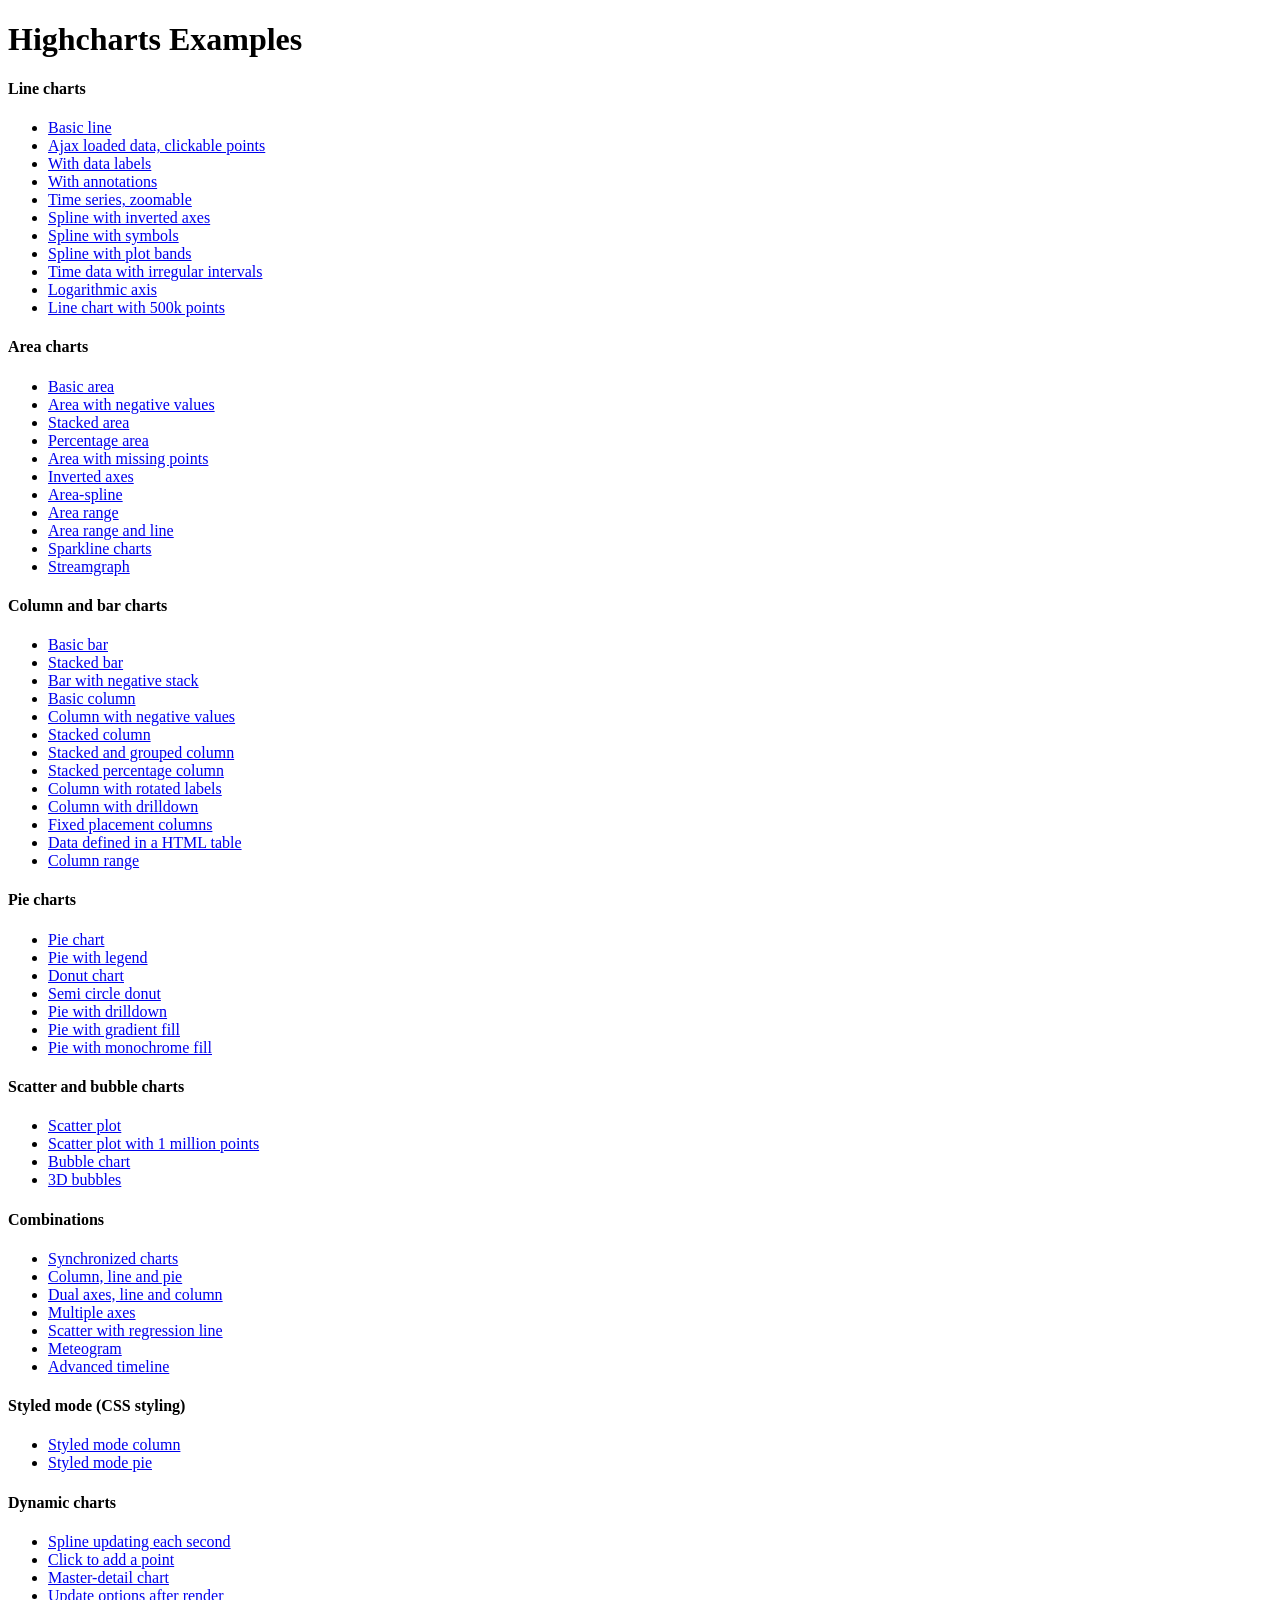
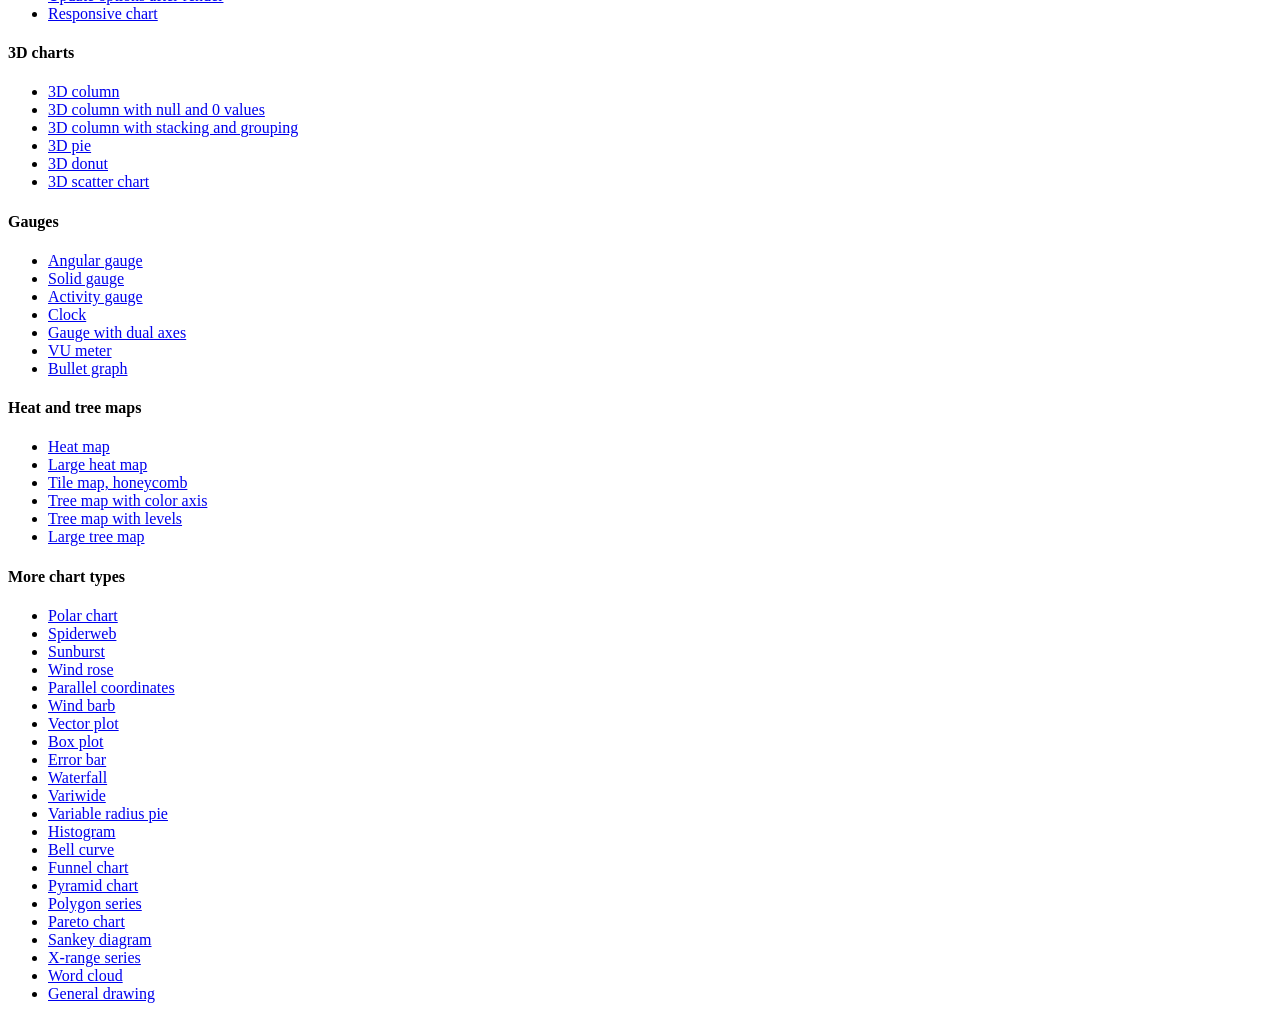
<file: static/Highcharts-6.0.3/index.htm>
<!DOCTYPE HTML PUBLIC "-//W3C//DTD HTML 4.01//EN" "http://www.w3.org/TR/html4/strict.dtd">
<html>
	<head>
		<meta http-equiv="Content-Type" content="text/html; charset=utf-8" />
		<title>Highcharts Examples</title>
	</head>
	<body>
		<h1>Highcharts Examples</h1>
		<h4>Line charts</h4>
		<ul>
			<li><a href="examples/line-basic/index.htm">Basic line</a></li>
			<li><a href="examples/line-ajax/index.htm">Ajax loaded data, clickable points</a></li>
			<li><a href="examples/line-labels/index.htm">With data labels</a></li>
			<li><a href="examples/annotations/index.htm">With annotations</a></li>
			<li><a href="examples/line-time-series/index.htm">Time series, zoomable</a></li>
			<li><a href="examples/spline-inverted/index.htm">Spline with inverted axes</a></li>
			<li><a href="examples/spline-symbols/index.htm">Spline with symbols</a></li>
			<li><a href="examples/spline-plot-bands/index.htm">Spline with plot bands</a></li>
			<li><a href="examples/spline-irregular-time/index.htm">Time data with irregular intervals</a></li>
			<li><a href="examples/line-log-axis/index.htm">Logarithmic axis</a></li>
			<li><a href="examples/line-boost/index.htm">Line chart with 500k points</a></li>
		</ul>
		<h4>Area charts</h4>
		<ul>
			<li><a href="examples/area-basic/index.htm">Basic area</a></li>
			<li><a href="examples/area-negative/index.htm">Area with negative values</a></li>
			<li><a href="examples/area-stacked/index.htm">Stacked area</a></li>
			<li><a href="examples/area-stacked-percent/index.htm">Percentage area</a></li>
			<li><a href="examples/area-missing/index.htm">Area with missing points</a></li>
			<li><a href="examples/area-inverted/index.htm">Inverted axes</a></li>
			<li><a href="examples/areaspline/index.htm">Area-spline</a></li>
			<li><a href="examples/arearange/index.htm">Area range</a></li>
			<li><a href="examples/arearange-line/index.htm">Area range and line</a></li>
			<li><a href="examples/sparkline/index.htm">Sparkline charts</a></li>
			<li><a href="examples/streamgraph/index.htm">Streamgraph</a></li>
		</ul>
		<h4>Column and bar charts</h4>
		<ul>
			<li><a href="examples/bar-basic/index.htm">Basic bar</a></li>
			<li><a href="examples/bar-stacked/index.htm">Stacked bar</a></li>
			<li><a href="examples/bar-negative-stack/index.htm">Bar with negative stack</a></li>
			<li><a href="examples/column-basic/index.htm">Basic column</a></li>
			<li><a href="examples/column-negative/index.htm">Column with negative values</a></li>
			<li><a href="examples/column-stacked/index.htm">Stacked column</a></li>
			<li><a href="examples/column-stacked-and-grouped/index.htm">Stacked and grouped column</a></li>
			<li><a href="examples/column-stacked-percent/index.htm">Stacked percentage column</a></li>
			<li><a href="examples/column-rotated-labels/index.htm">Column with rotated labels</a></li>
			<li><a href="examples/column-drilldown/index.htm">Column with drilldown</a></li>
			<li><a href="examples/column-placement/index.htm">Fixed placement columns</a></li>
			<li><a href="examples/column-parsed/index.htm">Data defined in a HTML table</a></li>
			<li><a href="examples/columnrange/index.htm">Column range</a></li>
		</ul>
		<h4>Pie charts</h4>
		<ul>
			<li><a href="examples/pie-basic/index.htm">Pie chart</a></li>
			<li><a href="examples/pie-legend/index.htm">Pie with legend</a></li>
			<li><a href="examples/pie-donut/index.htm">Donut chart</a></li>
			<li><a href="examples/pie-semi-circle/index.htm">Semi circle donut</a></li>
			<li><a href="examples/pie-drilldown/index.htm">Pie with drilldown</a></li>
			<li><a href="examples/pie-gradient/index.htm">Pie with gradient fill</a></li>
			<li><a href="examples/pie-monochrome/index.htm">Pie with monochrome fill</a></li>
		</ul>
		<h4>Scatter and bubble charts</h4>
		<ul>
			<li><a href="examples/scatter/index.htm">Scatter plot</a></li>
			<li><a href="examples/scatter-boost/index.htm">Scatter plot with 1 million points</a></li>
			<li><a href="examples/bubble/index.htm">Bubble chart</a></li>
			<li><a href="examples/bubble-3d/index.htm">3D bubbles</a></li>
		</ul>
		<h4>Combinations</h4>
		<ul>
			<li><a href="examples/synchronized-charts/index.htm">Synchronized charts</a></li>
			<li><a href="examples/combo/index.htm">Column, line and pie</a></li>
			<li><a href="examples/combo-dual-axes/index.htm">Dual axes, line and column</a></li>
			<li><a href="examples/combo-multi-axes/index.htm">Multiple axes</a></li>
			<li><a href="examples/combo-regression/index.htm">Scatter with regression line</a></li>
			<li><a href="examples/combo-meteogram/index.htm">Meteogram</a></li>
			<li><a href="examples/combo-timeline/index.htm">Advanced timeline</a></li>
		</ul>
		<h4>Styled mode (CSS styling)</h4>
		<ul>
			<li><a href="examples/styled-mode-column/index.htm">Styled mode column</a></li>
			<li><a href="examples/styled-mode-pie/index.htm">Styled mode pie</a></li>
		</ul>
		<h4>Dynamic charts</h4>
		<ul>
			<li><a href="examples/dynamic-update/index.htm">Spline updating each second</a></li>
			<li><a href="examples/dynamic-click-to-add/index.htm">Click to add a point</a></li>
			<li><a href="examples/dynamic-master-detail/index.htm">Master-detail chart</a></li>
			<li><a href="examples/chart-update/index.htm">Update options after render</a></li>
			<li><a href="examples/responsive/index.htm">Responsive chart</a></li>
		</ul>
		<h4>3D charts</h4>
		<ul>
			<li><a href="examples/3d-column-interactive/index.htm">3D column</a></li>
			<li><a href="examples/3d-column-null-values/index.htm">3D column with null and 0 values</a></li>
			<li><a href="examples/3d-column-stacking-grouping/index.htm">3D column with stacking and grouping</a></li>
			<li><a href="examples/3d-pie/index.htm">3D pie</a></li>
			<li><a href="examples/3d-pie-donut/index.htm">3D donut</a></li>
			<li><a href="examples/3d-scatter-draggable/index.htm">3D scatter chart</a></li>
		</ul>
		<h4>Gauges</h4>
		<ul>
			<li><a href="examples/gauge-speedometer/index.htm">Angular gauge</a></li>
			<li><a href="examples/gauge-solid/index.htm">Solid gauge</a></li>
			<li><a href="examples/gauge-activity/index.htm">Activity gauge</a></li>
			<li><a href="examples/gauge-clock/index.htm">Clock</a></li>
			<li><a href="examples/gauge-dual/index.htm">Gauge with dual axes</a></li>
			<li><a href="examples/gauge-vu-meter/index.htm">VU meter</a></li>
			<li><a href="examples/bullet-graph/index.htm">Bullet graph</a></li>
		</ul>
		<h4>Heat and tree maps</h4>
		<ul>
			<li><a href="examples/heatmap/index.htm">Heat map</a></li>
			<li><a href="examples/heatmap-canvas/index.htm">Large heat map</a></li>
			<li><a href="examples/honeycomb-usa/index.htm">Tile map, honeycomb</a></li>
			<li><a href="examples/treemap-coloraxis/index.htm">Tree map with color axis</a></li>
			<li><a href="examples/treemap-with-levels/index.htm">Tree map with levels</a></li>
			<li><a href="examples/treemap-large-dataset/index.htm">Large tree map</a></li>
		</ul>
		<h4>More chart types</h4>
		<ul>
			<li><a href="examples/polar/index.htm">Polar chart</a></li>
			<li><a href="examples/polar-spider/index.htm">Spiderweb</a></li>
			<li><a href="examples/sunburst/index.htm">Sunburst</a></li>
			<li><a href="examples/polar-wind-rose/index.htm">Wind rose</a></li>
			<li><a href="examples/parallel-coordinates/index.htm">Parallel coordinates</a></li>
			<li><a href="examples/windbarb-series/index.htm">Wind barb</a></li>
			<li><a href="examples/vector-plot/index.htm">Vector plot</a></li>
			<li><a href="examples/box-plot/index.htm">Box plot</a></li>
			<li><a href="examples/error-bar/index.htm">Error bar</a></li>
			<li><a href="examples/waterfall/index.htm">Waterfall</a></li>
			<li><a href="examples/variwide/index.htm">Variwide</a></li>
			<li><a href="examples/variable-radius-pie/index.htm">Variable radius pie</a></li>
			<li><a href="examples/histogram/index.htm">Histogram</a></li>
			<li><a href="examples/bellcurve/index.htm">Bell curve</a></li>
			<li><a href="examples/funnel/index.htm">Funnel chart</a></li>
			<li><a href="examples/pyramid/index.htm">Pyramid chart</a></li>
			<li><a href="examples/polygon/index.htm">Polygon series</a></li>
			<li><a href="examples/pareto/index.htm">Pareto chart</a></li>
			<li><a href="examples/sankey-diagram/index.htm">Sankey diagram</a></li>
			<li><a href="examples/x-range/index.htm">X-range series</a></li>
			<li><a href="examples/wordcloud/index.htm">Word cloud</a></li>
			<li><a href="examples/renderer/index.htm">General drawing</a></li>
		</ul>
	</body>
</html>
</file>
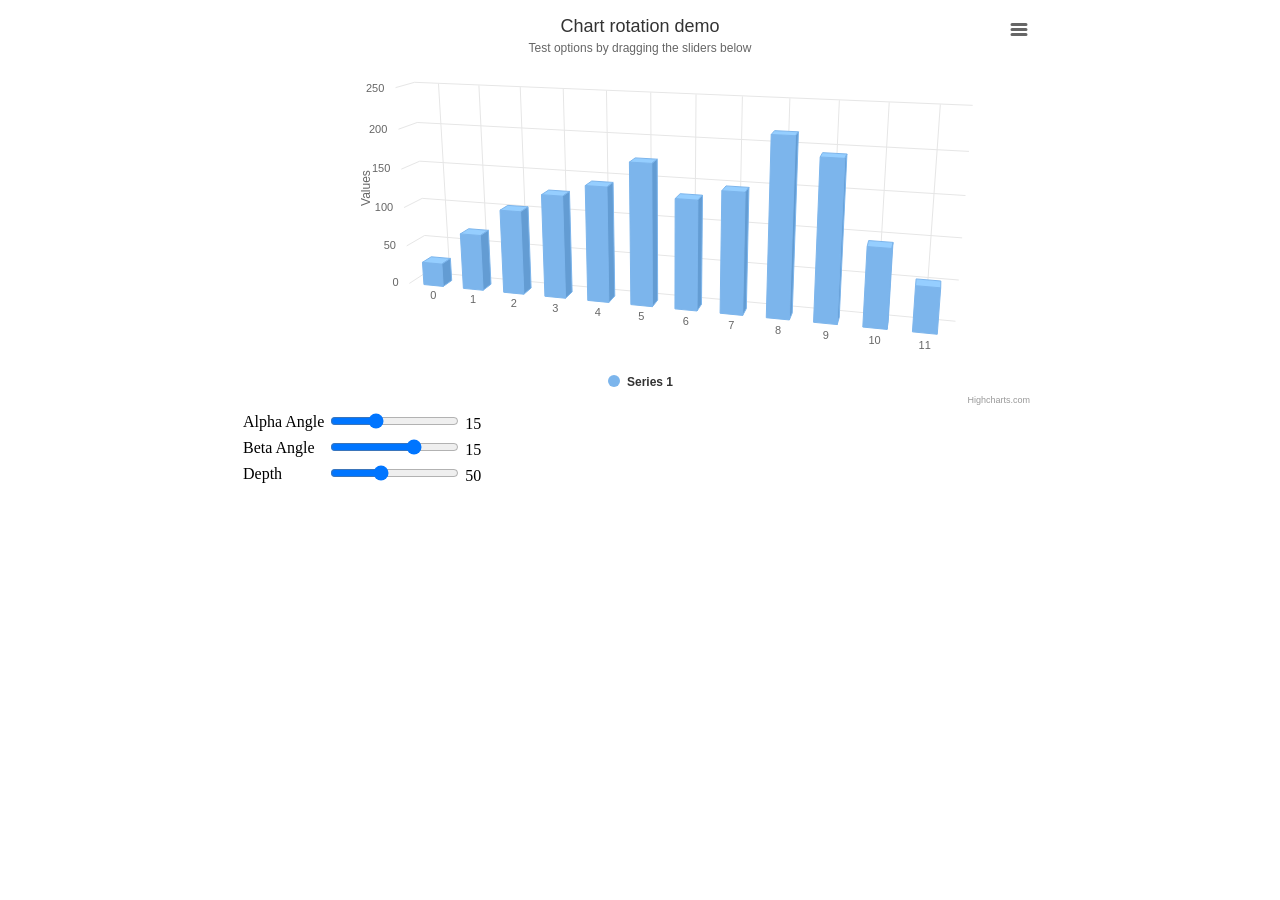
<file: static/Highcharts-6.0.3/examples/3d-column-interactive/index.htm>
<!DOCTYPE HTML>
<html>
	<head>
		<meta http-equiv="Content-Type" content="text/html; charset=utf-8">
		<title>Highcharts Example</title>

		<style type="text/css">
#container, #sliders {
    min-width: 310px; 
    max-width: 800px;
    margin: 0 auto;
}
#container {
    height: 400px; 
}
		</style>
	</head>
	<body>
<script src="https://code.jquery.com/jquery-3.1.1.min.js"></script>
<script src="../../code/highcharts.js"></script>
<script src="../../code/highcharts-3d.js"></script>
<script src="../../code/modules/exporting.js"></script>

<div id="container"></div>
<div id="sliders">
    <table>
        <tr>
        	<td>Alpha Angle</td>
        	<td><input id="alpha" type="range" min="0" max="45" value="15"/> <span id="alpha-value" class="value"></span></td>
        </tr>
        <tr>
        	<td>Beta Angle</td>
        	<td><input id="beta" type="range" min="-45" max="45" value="15"/> <span id="beta-value" class="value"></span></td>
        </tr>
        <tr>
        	<td>Depth</td>
        	<td><input id="depth" type="range" min="20" max="100" value="50"/> <span id="depth-value" class="value"></span></td>
        </tr>
    </table>
</div>


		<script type="text/javascript">

// Set up the chart
var chart = new Highcharts.Chart({
    chart: {
        renderTo: 'container',
        type: 'column',
        options3d: {
            enabled: true,
            alpha: 15,
            beta: 15,
            depth: 50,
            viewDistance: 25
        }
    },
    title: {
        text: 'Chart rotation demo'
    },
    subtitle: {
        text: 'Test options by dragging the sliders below'
    },
    plotOptions: {
        column: {
            depth: 25
        }
    },
    series: [{
        data: [29.9, 71.5, 106.4, 129.2, 144.0, 176.0, 135.6, 148.5, 216.4, 194.1, 95.6, 54.4]
    }]
});

function showValues() {
    $('#alpha-value').html(chart.options.chart.options3d.alpha);
    $('#beta-value').html(chart.options.chart.options3d.beta);
    $('#depth-value').html(chart.options.chart.options3d.depth);
}

// Activate the sliders
$('#sliders input').on('input change', function () {
    chart.options.chart.options3d[this.id] = parseFloat(this.value);
    showValues();
    chart.redraw(false);
});

showValues();
		</script>
	</body>
</html>
</file>
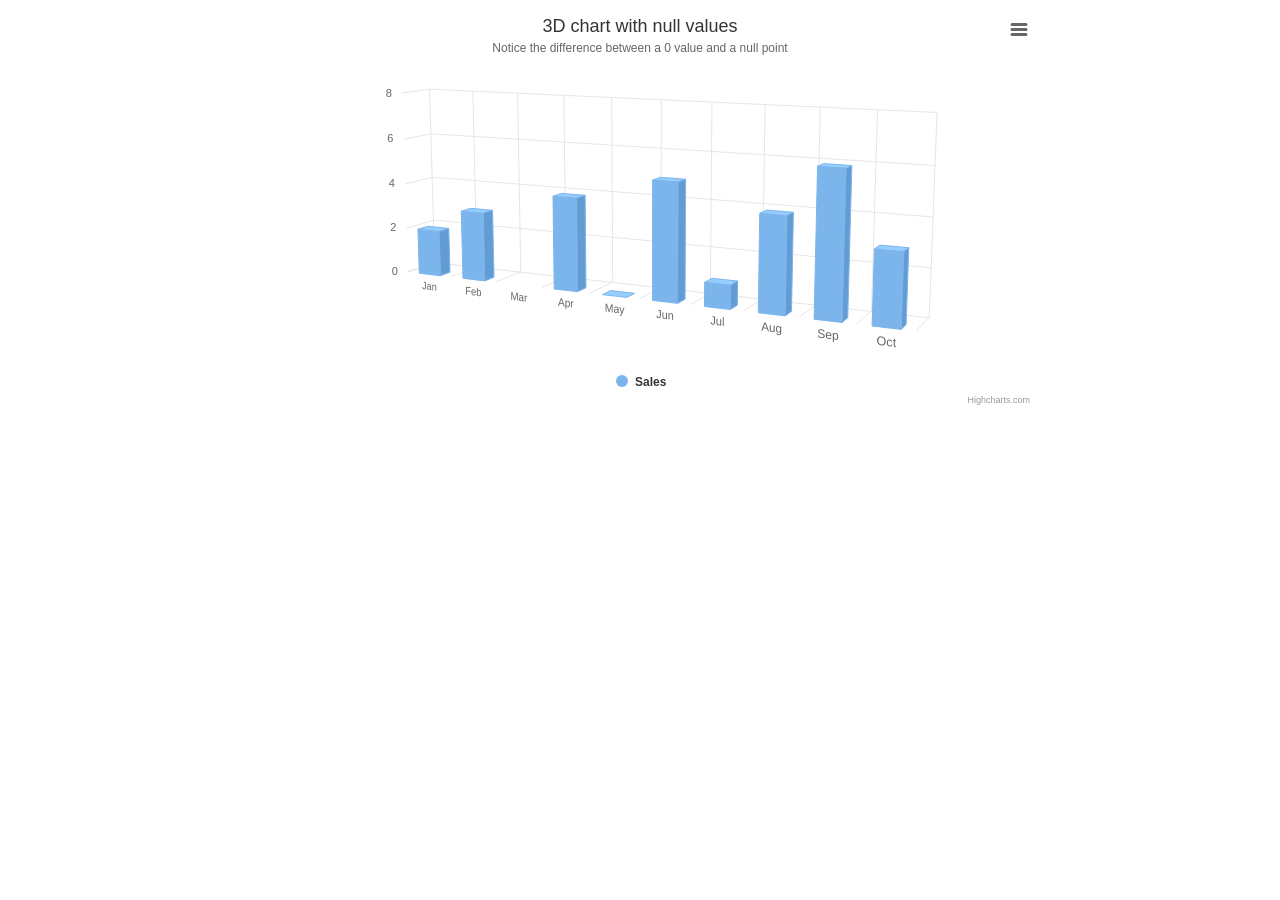
<file: static/Highcharts-6.0.3/examples/3d-column-null-values/index.htm>
<!DOCTYPE HTML>
<html>
	<head>
		<meta http-equiv="Content-Type" content="text/html; charset=utf-8">
		<title>Highcharts Example</title>

		<style type="text/css">
#container {
    height: 400px; 
    min-width: 310px; 
    max-width: 800px;
    margin: 0 auto;
}
		</style>
	</head>
	<body>

<script src="../../code/highcharts.js"></script>
<script src="../../code/highcharts-3d.js"></script>
<script src="../../code/modules/exporting.js"></script>

<div id="container" style="height: 400px"></div>


		<script type="text/javascript">

Highcharts.chart('container', {
    chart: {
        type: 'column',
        options3d: {
            enabled: true,
            alpha: 10,
            beta: 25,
            depth: 70
        }
    },
    title: {
        text: '3D chart with null values'
    },
    subtitle: {
        text: 'Notice the difference between a 0 value and a null point'
    },
    plotOptions: {
        column: {
            depth: 25
        }
    },
    xAxis: {
        categories: Highcharts.getOptions().lang.shortMonths,
        labels: {
            skew3d: true,
            style: {
                fontSize: '16px'
            }
        }
    },
    yAxis: {
        title: {
            text: null
        }
    },
    series: [{
        name: 'Sales',
        data: [2, 3, null, 4, 0, 5, 1, 4, 6, 3]
    }]
});
		</script>
	</body>
</html>
</file>
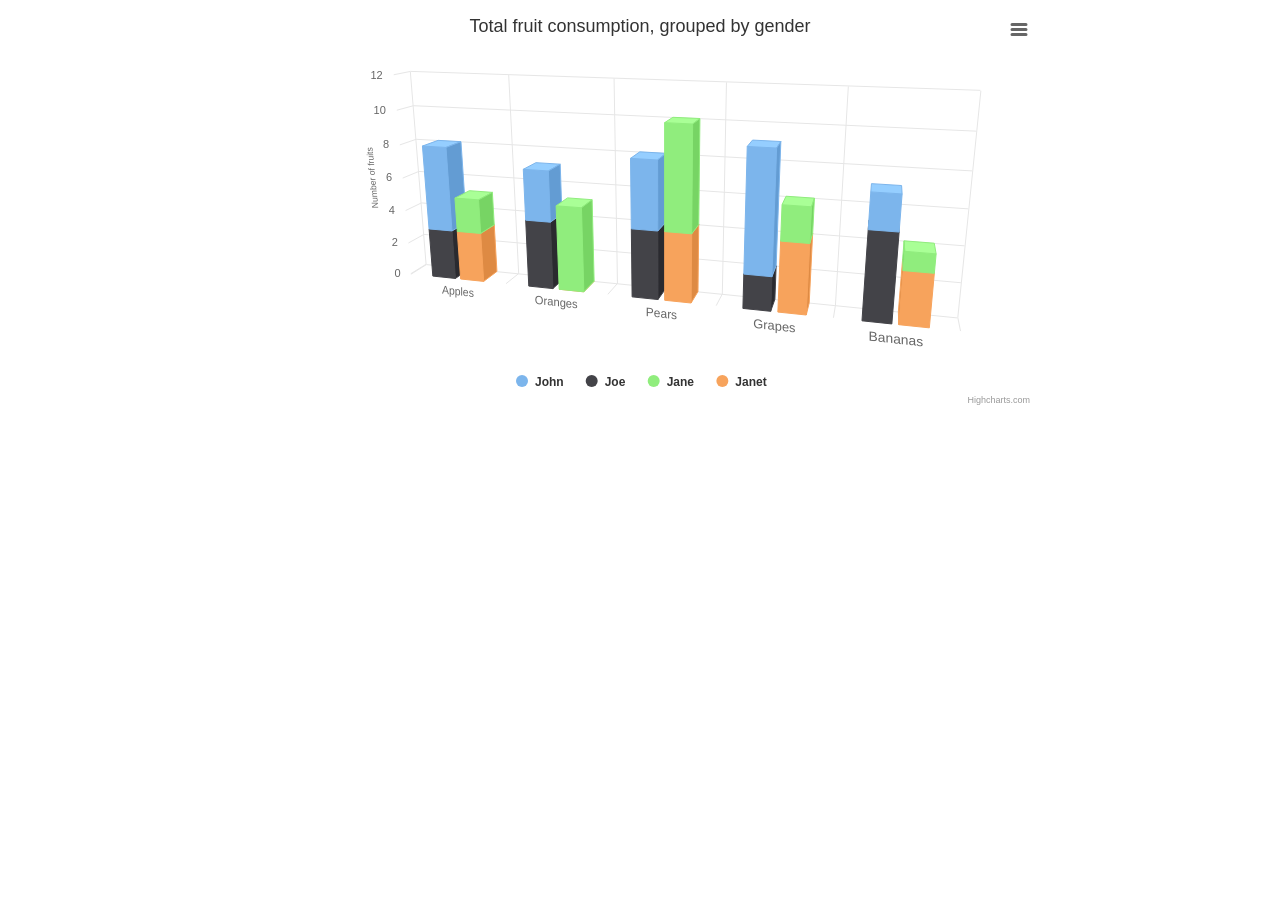
<file: static/Highcharts-6.0.3/examples/3d-column-stacking-grouping/index.htm>
<!DOCTYPE HTML>
<html>
	<head>
		<meta http-equiv="Content-Type" content="text/html; charset=utf-8">
		<title>Highcharts Example</title>

		<style type="text/css">
#container {
    height: 400px; 
    min-width: 310px; 
    max-width: 800px;
    margin: 0 auto;
}
		</style>
	</head>
	<body>

<script src="../../code/highcharts.js"></script>
<script src="../../code/highcharts-3d.js"></script>
<script src="../../code/modules/exporting.js"></script>

<div id="container" style="height: 400px"></div>


		<script type="text/javascript">

Highcharts.chart('container', {
    chart: {
        type: 'column',
        options3d: {
            enabled: true,
            alpha: 15,
            beta: 15,
            viewDistance: 25,
            depth: 40
        }
    },

    title: {
        text: 'Total fruit consumption, grouped by gender'
    },

    xAxis: {
        categories: ['Apples', 'Oranges', 'Pears', 'Grapes', 'Bananas'],
        labels: {
            skew3d: true,
            style: {
                fontSize: '16px'
            }
        }
    },

    yAxis: {
        allowDecimals: false,
        min: 0,
        title: {
            text: 'Number of fruits',
            skew3d: true
        }
    },

    tooltip: {
        headerFormat: '<b>{point.key}</b><br>',
        pointFormat: '<span style="color:{series.color}">\u25CF</span> {series.name}: {point.y} / {point.stackTotal}'
    },

    plotOptions: {
        column: {
            stacking: 'normal',
            depth: 40
        }
    },

    series: [{
        name: 'John',
        data: [5, 3, 4, 7, 2],
        stack: 'male'
    }, {
        name: 'Joe',
        data: [3, 4, 4, 2, 5],
        stack: 'male'
    }, {
        name: 'Jane',
        data: [2, 5, 6, 2, 1],
        stack: 'female'
    }, {
        name: 'Janet',
        data: [3, 0, 4, 4, 3],
        stack: 'female'
    }]
});


		</script>
	</body>
</html>
</file>
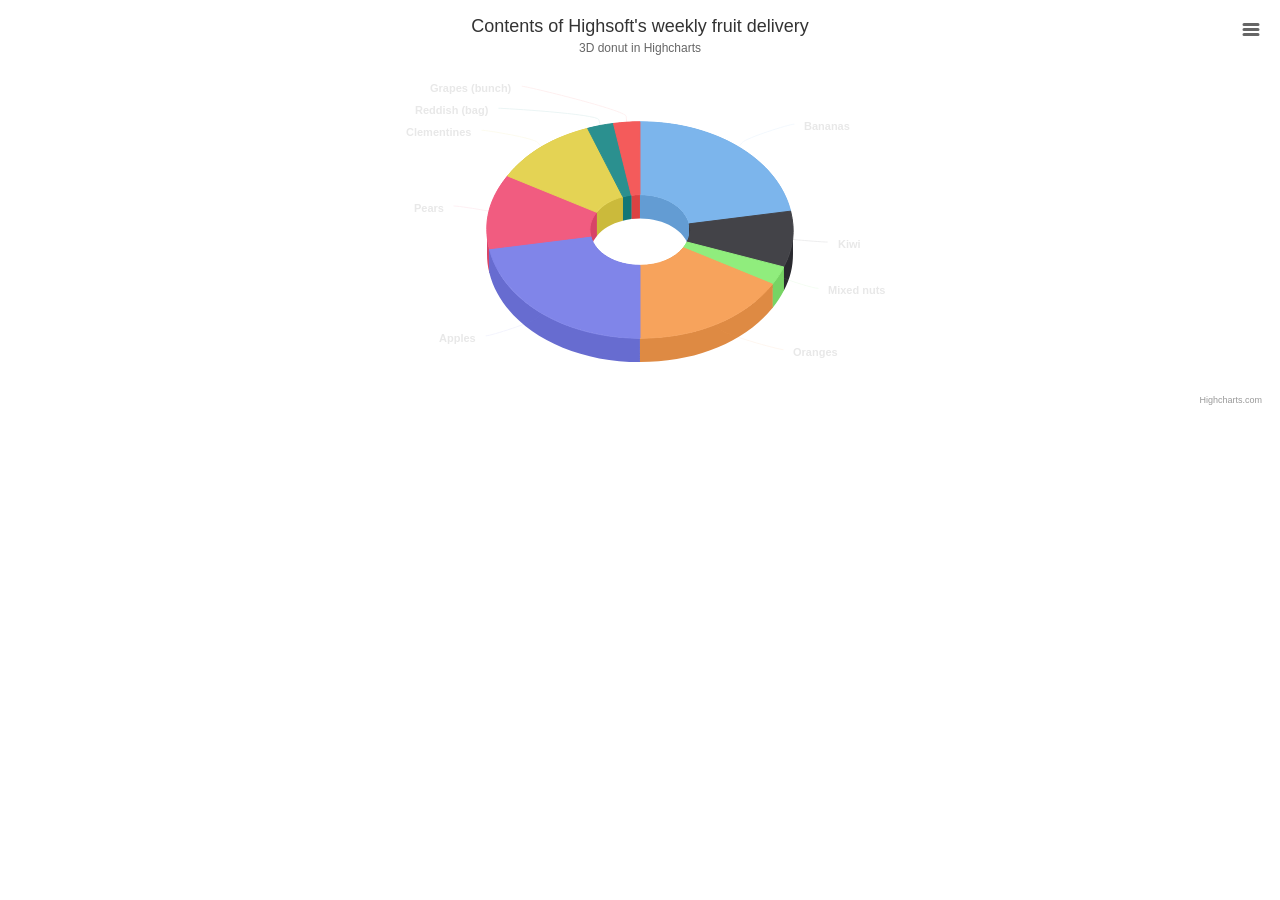
<file: static/Highcharts-6.0.3/examples/3d-pie-donut/index.htm>
<!DOCTYPE HTML>
<html>
	<head>
		<meta http-equiv="Content-Type" content="text/html; charset=utf-8">
		<title>Highcharts Example</title>

		<style type="text/css">

		</style>
	</head>
	<body>

<script src="../../code/highcharts.js"></script>
<script src="../../code/highcharts-3d.js"></script>
<script src="../../code/modules/exporting.js"></script>

<div id="container" style="height: 400px"></div>


		<script type="text/javascript">

Highcharts.chart('container', {
    chart: {
        type: 'pie',
        options3d: {
            enabled: true,
            alpha: 45
        }
    },
    title: {
        text: 'Contents of Highsoft\'s weekly fruit delivery'
    },
    subtitle: {
        text: '3D donut in Highcharts'
    },
    plotOptions: {
        pie: {
            innerSize: 100,
            depth: 45
        }
    },
    series: [{
        name: 'Delivered amount',
        data: [
            ['Bananas', 8],
            ['Kiwi', 3],
            ['Mixed nuts', 1],
            ['Oranges', 6],
            ['Apples', 8],
            ['Pears', 4],
            ['Clementines', 4],
            ['Reddish (bag)', 1],
            ['Grapes (bunch)', 1]
        ]
    }]
});
		</script>
	</body>
</html>
</file>
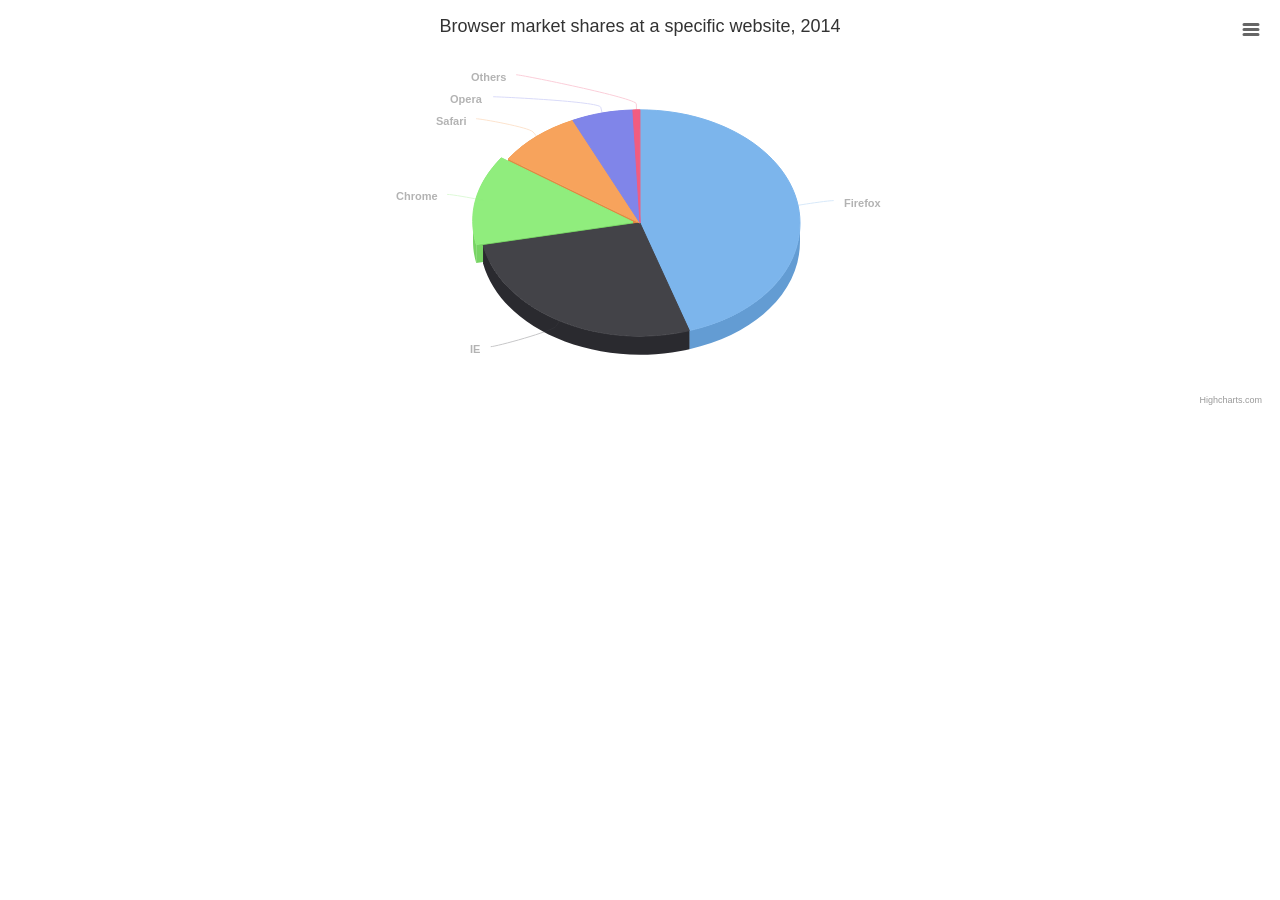
<file: static/Highcharts-6.0.3/examples/3d-pie/index.htm>
<!DOCTYPE HTML>
<html>
	<head>
		<meta http-equiv="Content-Type" content="text/html; charset=utf-8">
		<title>Highcharts Example</title>

		<style type="text/css">

		</style>
	</head>
	<body>

<script src="../../code/highcharts.js"></script>
<script src="../../code/highcharts-3d.js"></script>
<script src="../../code/modules/exporting.js"></script>

<div id="container" style="height: 400px"></div>


		<script type="text/javascript">

Highcharts.chart('container', {
    chart: {
        type: 'pie',
        options3d: {
            enabled: true,
            alpha: 45,
            beta: 0
        }
    },
    title: {
        text: 'Browser market shares at a specific website, 2014'
    },
    tooltip: {
        pointFormat: '{series.name}: <b>{point.percentage:.1f}%</b>'
    },
    plotOptions: {
        pie: {
            allowPointSelect: true,
            cursor: 'pointer',
            depth: 35,
            dataLabels: {
                enabled: true,
                format: '{point.name}'
            }
        }
    },
    series: [{
        type: 'pie',
        name: 'Browser share',
        data: [
            ['Firefox', 45.0],
            ['IE', 26.8],
            {
                name: 'Chrome',
                y: 12.8,
                sliced: true,
                selected: true
            },
            ['Safari', 8.5],
            ['Opera', 6.2],
            ['Others', 0.7]
        ]
    }]
});
		</script>
	</body>
</html>
</file>
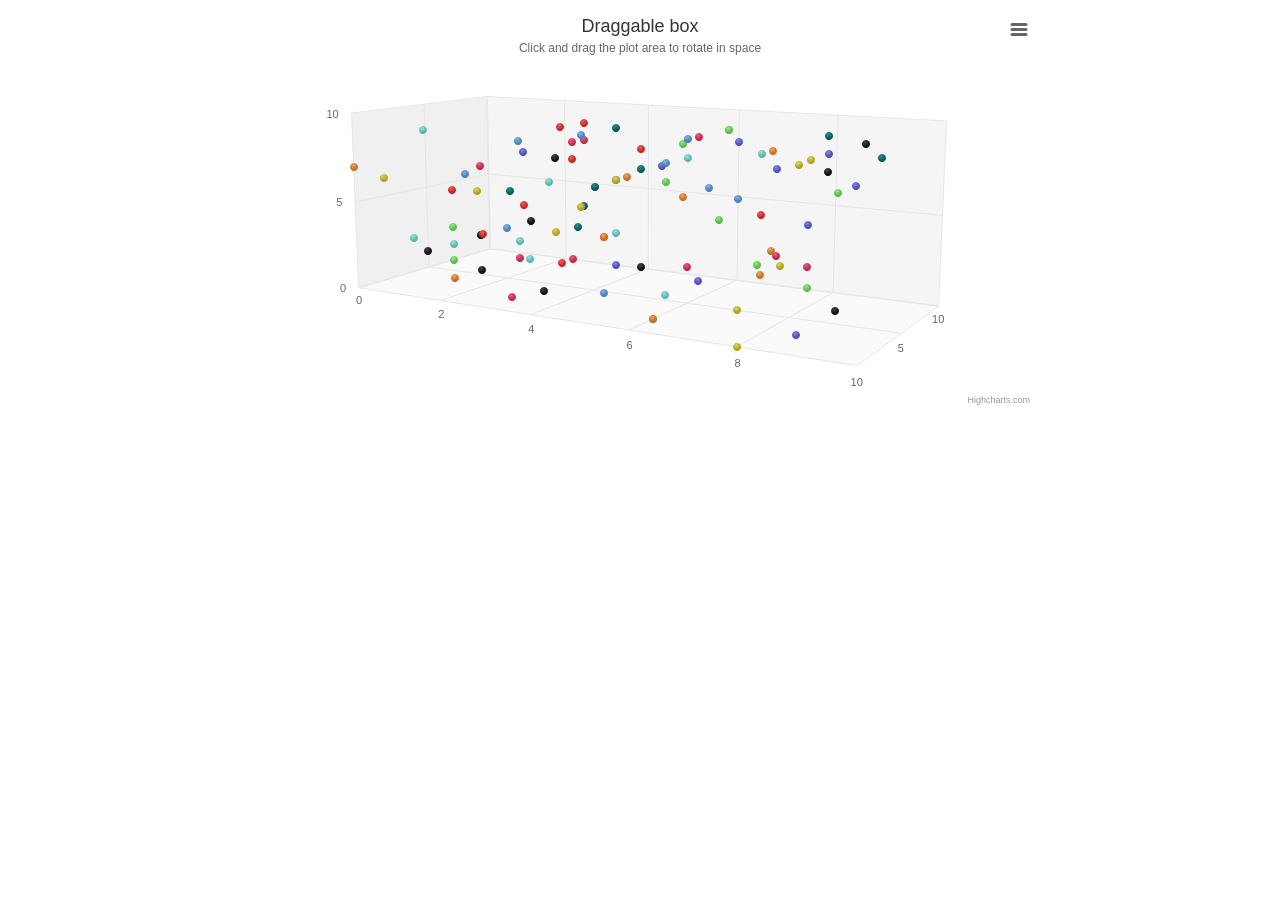
<file: static/Highcharts-6.0.3/examples/3d-scatter-draggable/index.htm>
<!DOCTYPE HTML>
<html>
	<head>
		<meta http-equiv="Content-Type" content="text/html; charset=utf-8">
		<title>Highcharts Example</title>

		<style type="text/css">
#container {
    height: 400px; 
    min-width: 310px; 
    max-width: 800px;
    margin: 0 auto;
}
		</style>
	</head>
	<body>
<script src="https://code.jquery.com/jquery-3.1.1.min.js"></script>

<script src="../../code/highcharts.js"></script>
<script src="../../code/highcharts-3d.js"></script>
<script src="../../code/modules/exporting.js"></script>

<div id="container" style="height: 400px"></div>


		<script type="text/javascript">
// Give the points a 3D feel by adding a radial gradient
Highcharts.setOptions({
    colors: $.map(Highcharts.getOptions().colors, function (color) {
        return {
            radialGradient: {
                cx: 0.4,
                cy: 0.3,
                r: 0.5
            },
            stops: [
                [0, color],
                [1, Highcharts.Color(color).brighten(-0.2).get('rgb')]
            ]
        };
    })
});

// Set up the chart
var chart = new Highcharts.Chart({
    chart: {
        renderTo: 'container',
        margin: 100,
        type: 'scatter3d',
        options3d: {
            enabled: true,
            alpha: 10,
            beta: 30,
            depth: 250,
            viewDistance: 5,
            fitToPlot: false,
            frame: {
                bottom: { size: 1, color: 'rgba(0,0,0,0.02)' },
                back: { size: 1, color: 'rgba(0,0,0,0.04)' },
                side: { size: 1, color: 'rgba(0,0,0,0.06)' }
            }
        }
    },
    title: {
        text: 'Draggable box'
    },
    subtitle: {
        text: 'Click and drag the plot area to rotate in space'
    },
    plotOptions: {
        scatter: {
            width: 10,
            height: 10,
            depth: 10
        }
    },
    yAxis: {
        min: 0,
        max: 10,
        title: null
    },
    xAxis: {
        min: 0,
        max: 10,
        gridLineWidth: 1
    },
    zAxis: {
        min: 0,
        max: 10,
        showFirstLabel: false
    },
    legend: {
        enabled: false
    },
    series: [{
        name: 'Reading',
        colorByPoint: true,
        data: [[1, 6, 5], [8, 7, 9], [1, 3, 4], [4, 6, 8], [5, 7, 7], [6, 9, 6], [7, 0, 5], [2, 3, 3], [3, 9, 8], [3, 6, 5], [4, 9, 4], [2, 3, 3], [6, 9, 9], [0, 7, 0], [7, 7, 9], [7, 2, 9], [0, 6, 2], [4, 6, 7], [3, 7, 7], [0, 1, 7], [2, 8, 6], [2, 3, 7], [6, 4, 8], [3, 5, 9], [7, 9, 5], [3, 1, 7], [4, 4, 2], [3, 6, 2], [3, 1, 6], [6, 8, 5], [6, 6, 7], [4, 1, 1], [7, 2, 7], [7, 7, 0], [8, 8, 9], [9, 4, 1], [8, 3, 4], [9, 8, 9], [3, 5, 3], [0, 2, 4], [6, 0, 2], [2, 1, 3], [5, 8, 9], [2, 1, 1], [9, 7, 6], [3, 0, 2], [9, 9, 0], [3, 4, 8], [2, 6, 1], [8, 9, 2], [7, 6, 5], [6, 3, 1], [9, 3, 1], [8, 9, 3], [9, 1, 0], [3, 8, 7], [8, 0, 0], [4, 9, 7], [8, 6, 2], [4, 3, 0], [2, 3, 5], [9, 1, 4], [1, 1, 4], [6, 0, 2], [6, 1, 6], [3, 8, 8], [8, 8, 7], [5, 5, 0], [3, 9, 6], [5, 4, 3], [6, 8, 3], [0, 1, 5], [6, 7, 3], [8, 3, 2], [3, 8, 3], [2, 1, 6], [4, 6, 7], [8, 9, 9], [5, 4, 2], [6, 1, 3], [6, 9, 5], [4, 8, 2], [9, 7, 4], [5, 4, 2], [9, 6, 1], [2, 7, 3], [4, 5, 4], [6, 8, 1], [3, 4, 0], [2, 2, 6], [5, 1, 2], [9, 9, 7], [6, 9, 9], [8, 4, 3], [4, 1, 7], [6, 2, 5], [0, 4, 9], [3, 5, 9], [6, 9, 1], [1, 9, 2]]
    }]
});


// Add mouse events for rotation
$(chart.container).on('mousedown.hc touchstart.hc', function (eStart) {
    eStart = chart.pointer.normalize(eStart);

    var posX = eStart.chartX,
        posY = eStart.chartY,
        alpha = chart.options.chart.options3d.alpha,
        beta = chart.options.chart.options3d.beta,
        newAlpha,
        newBeta,
        sensitivity = 5; // lower is more sensitive

    $(document).on({
        'mousemove.hc touchmove.hc': function (e) {
            // Run beta
            e = chart.pointer.normalize(e);
            newBeta = beta + (posX - e.chartX) / sensitivity;
            chart.options.chart.options3d.beta = newBeta;

            // Run alpha
            newAlpha = alpha + (e.chartY - posY) / sensitivity;
            chart.options.chart.options3d.alpha = newAlpha;

            chart.redraw(false);
        },
        'mouseup touchend': function () {
            $(document).off('.hc');
        }
    });
});

		</script>
	</body>
</html>
</file>
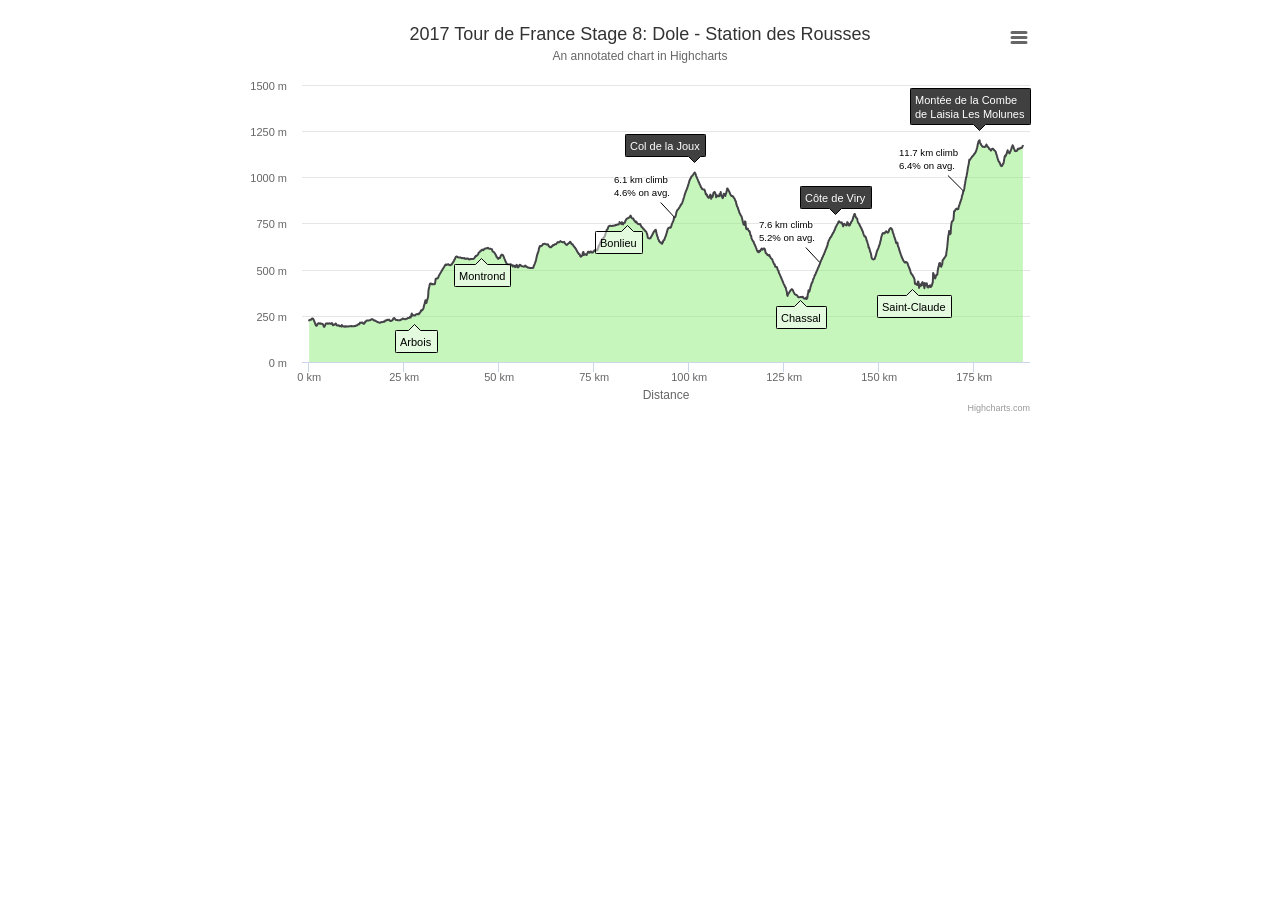
<file: static/Highcharts-6.0.3/examples/annotations/index.htm>
<!DOCTYPE HTML>
<html>
	<head>
		<meta http-equiv="Content-Type" content="text/html; charset=utf-8">
		<title>Highcharts Example</title>

		<style type="text/css">
#container {
    max-width: 800px;
    height: 400px;
    margin: 1em auto;
}
		</style>
	</head>
	<body>
<script src="https://code.jquery.com/jquery-3.1.1.min.js"></script>
<script src="../../code/highcharts.js"></script>
<script src="../../code/modules/annotations.js"></script>
<script src="../../code/modules/exporting.js"></script>

<div id="container" style="height: 400px; min-width: 380px"></div>




		<script type="text/javascript">
// Data generated from http://www.bikeforums.net/professional-cycling-fans/1113087-2017-tour-de-france-gpx-tcx-files.html
var elevationData = [
    [0.0, 225],
    [0.1, 226],
    [0.2, 228],
    [0.3, 228],
    [0.4, 229],
    [0.5, 229],
    [0.6, 230],
    [0.7, 234],
    [0.8, 235],
    [0.9, 236],
    [1.0, 235],
    [1.1, 232],
    [1.2, 228],
    [1.3, 223],
    [1.4, 218],
    [1.5, 214],
    [1.6, 207],
    [1.7, 202],
    [1.8, 198],
    [1.9, 196],
    [2.0, 197],
    [2.1, 200],
    [2.2, 205],
    [2.3, 206],
    [2.4, 210],
    [2.5, 210],
    [2.6, 210],
    [2.7, 209],
    [2.8, 208],
    [2.9, 207],
    [3.0, 209],
    [3.1, 208],
    [3.2, 207],
    [3.3, 207],
    [3.4, 206],
    [3.5, 206],
    [3.6, 205],
    [3.7, 201],
    [3.8, 195],
    [3.9, 191],
    [4.0, 191],
    [4.1, 195],
    [4.2, 199],
    [4.3, 203],
    [4.4, 208],
    [4.5, 208],
    [4.6, 208],
    [4.7, 208],
    [4.8, 209],
    [4.9, 207],
    [5.0, 207],
    [5.1, 208],
    [5.2, 209],
    [5.3, 208],
    [5.4, 210],
    [5.5, 209],
    [5.6, 209],
    [5.7, 206],
    [5.8, 207],
    [5.9, 209],
    [6.0, 211],
    [6.1, 206],
    [6.2, 201],
    [6.3, 199],
    [6.4, 200],
    [6.5, 202],
    [6.6, 203],
    [6.7, 202],
    [6.8, 204],
    [6.9, 206],
    [7.0, 208],
    [7.1, 205],
    [7.2, 202],
    [7.3, 198],
    [7.4, 198],
    [7.5, 198],
    [7.6, 198],
    [7.7, 198],
    [7.8, 199],
    [7.9, 197],
    [8.0, 194],
    [8.1, 194],
    [8.2, 195],
    [8.3, 195],
    [8.4, 196],
    [8.5, 192],
    [8.6, 200],
    [8.7, 197],
    [8.8, 194],
    [8.9, 194],
    [9.0, 193],
    [9.1, 192],
    [9.2, 192],
    [9.3, 193],
    [9.4, 191],
    [9.5, 191],
    [9.6, 193],
    [9.7, 193],
    [9.8, 194],
    [9.9, 192],
    [10.0, 192],
    [10.1, 192],
    [10.2, 192],
    [10.3, 192],
    [10.4, 193],
    [10.5, 193],
    [10.6, 193],
    [10.7, 193],
    [10.8, 194],
    [10.9, 194],
    [11.0, 194],
    [11.1, 195],
    [11.2, 194],
    [11.3, 194],
    [11.4, 194],
    [11.5, 194],
    [11.6, 193],
    [11.7, 194],
    [11.8, 194],
    [11.9, 194],
    [12.0, 195],
    [12.1, 195],
    [12.2, 195],
    [12.3, 197],
    [12.4, 197],
    [12.5, 197],
    [12.6, 198],
    [12.7, 201],
    [12.8, 202],
    [12.9, 203],
    [13.0, 205],
    [13.1, 205],
    [13.2, 204],
    [13.3, 210],
    [13.4, 213],
    [13.5, 212],
    [13.6, 213],
    [13.7, 213],
    [13.8, 213],
    [13.9, 214],
    [14.0, 214],
    [14.1, 212],
    [14.2, 209],
    [14.3, 207],
    [14.4, 207],
    [14.5, 208],
    [14.6, 211],
    [14.7, 215],
    [14.8, 219],
    [14.9, 219],
    [15.0, 221],
    [15.1, 224],
    [15.2, 224],
    [15.3, 225],
    [15.4, 225],
    [15.5, 225],
    [15.6, 225],
    [15.7, 225],
    [15.8, 225],
    [15.9, 226],
    [16.0, 226],
    [16.1, 227],
    [16.2, 227],
    [16.3, 230],
    [16.4, 231],
    [16.5, 231],
    [16.6, 232],
    [16.7, 230],
    [16.8, 229],
    [16.9, 228],
    [17.0, 226],
    [17.1, 226],
    [17.2, 224],
    [17.3, 223],
    [17.4, 224],
    [17.5, 223],
    [17.6, 221],
    [17.7, 220],
    [17.8, 218],
    [17.9, 217],
    [18.0, 216],
    [18.1, 216],
    [18.2, 215],
    [18.3, 214],
    [18.4, 213],
    [18.5, 212],
    [18.6, 212],
    [18.7, 213],
    [18.8, 214],
    [18.9, 215],
    [19.0, 215],
    [19.1, 216],
    [19.2, 217],
    [19.3, 216],
    [19.4, 216],
    [19.5, 217],
    [19.6, 219],
    [19.7, 218],
    [19.8, 218],
    [19.9, 220],
    [20.0, 224],
    [20.1, 224],
    [20.2, 225],
    [20.3, 224],
    [20.4, 225],
    [20.5, 228],
    [20.6, 228],
    [20.7, 227],
    [20.8, 228],
    [20.9, 228],
    [21.0, 228],
    [21.1, 229],
    [21.2, 225],
    [21.3, 223],
    [21.4, 222],
    [21.5, 222],
    [21.6, 223],
    [21.7, 224],
    [21.8, 224],
    [21.9, 226],
    [22.0, 228],
    [22.1, 233],
    [22.2, 237],
    [22.3, 237],
    [22.4, 238],
    [22.5, 236],
    [22.6, 232],
    [22.7, 232],
    [22.8, 228],
    [22.9, 227],
    [23.0, 227],
    [23.1, 227],
    [23.2, 227],
    [23.3, 226],
    [23.4, 226],
    [23.5, 226],
    [23.6, 226],
    [23.7, 226],
    [23.8, 226],
    [23.9, 226],
    [24.0, 228],
    [24.1, 228],
    [24.2, 229],
    [24.3, 230],
    [24.4, 230],
    [24.5, 233],
    [24.6, 235],
    [24.7, 234],
    [24.8, 234],
    [24.9, 233],
    [25.0, 233],
    [25.1, 232],
    [25.2, 232],
    [25.3, 232],
    [25.4, 232],
    [25.5, 234],
    [25.6, 234],
    [25.7, 234],
    [25.8, 234],
    [25.9, 237],
    [26.0, 238],
    [26.1, 238],
    [26.2, 238],
    [26.3, 240],
    [26.4, 240],
    [26.5, 244],
    [26.6, 241],
    [26.7, 241],
    [26.8, 245],
    [26.9, 254],
    [27.0, 262],
    [27.1, 255],
    [27.2, 255],
    [27.3, 251],
    [27.4, 252],
    [27.5, 253],
    [27.6, 253],
    [27.7, 251],
    [27.8, 251],
    [27.9, 254],
    [28.0, 255],
    [28.1, 257],
    [28.2, 259],
    [28.3, 259],
    [28.4, 259],
    [28.5, 260],
    [28.6, 258],
    [28.7, 258],
    [28.8, 262],
    [28.9, 260],
    [29.0, 262],
    [29.1, 266],
    [29.2, 268],
    [29.3, 270],
    [29.4, 278],
    [29.5, 276],
    [29.6, 278],
    [29.7, 282],
    [29.8, 281],
    [29.9, 284],
    [30.0, 287],
    [30.1, 292],
    [30.2, 303],
    [30.3, 309],
    [30.4, 317],
    [30.5, 324],
    [30.6, 334],
    [30.7, 334],
    [30.8, 319],
    [30.9, 321],
    [31.0, 333],
    [31.1, 337],
    [31.2, 345],
    [31.3, 352],
    [31.4, 386],
    [31.5, 398],
    [31.6, 406],
    [31.7, 416],
    [31.8, 423],
    [31.9, 425],
    [32.0, 425],
    [32.1, 424],
    [32.2, 423],
    [32.3, 421],
    [32.4, 421],
    [32.5, 422],
    [32.6, 421],
    [32.7, 421],
    [32.8, 421],
    [32.9, 421],
    [33.0, 421],
    [33.1, 423],
    [33.2, 435],
    [33.3, 450],
    [33.4, 451],
    [33.5, 452],
    [33.6, 452],
    [33.7, 452],
    [33.8, 452],
    [33.9, 455],
    [34.0, 459],
    [34.1, 465],
    [34.2, 469],
    [34.3, 473],
    [34.4, 476],
    [34.5, 480],
    [34.6, 483],
    [34.7, 487],
    [34.8, 490],
    [34.9, 494],
    [35.0, 497],
    [35.1, 502],
    [35.2, 504],
    [35.3, 507],
    [35.4, 511],
    [35.5, 514],
    [35.6, 518],
    [35.7, 521],
    [35.8, 524],
    [35.9, 527],
    [36.0, 528],
    [36.1, 525],
    [36.2, 526],
    [36.3, 528],
    [36.4, 528],
    [36.5, 528],
    [36.6, 529],
    [36.7, 528],
    [36.8, 526],
    [36.9, 525],
    [37.0, 524],
    [37.1, 524],
    [37.2, 524],
    [37.3, 525],
    [37.4, 528],
    [37.5, 528],
    [37.6, 532],
    [37.7, 534],
    [37.8, 538],
    [37.9, 540],
    [38.0, 544],
    [38.1, 546],
    [38.2, 554],
    [38.3, 555],
    [38.4, 559],
    [38.5, 566],
    [38.6, 568],
    [38.7, 571],
    [38.8, 571],
    [38.9, 570],
    [39.0, 569],
    [39.1, 567],
    [39.2, 567],
    [39.3, 566],
    [39.4, 566],
    [39.5, 566],
    [39.6, 566],
    [39.7, 566],
    [39.8, 566],
    [39.9, 565],
    [40.0, 563],
    [40.1, 562],
    [40.2, 563],
    [40.3, 563],
    [40.4, 562],
    [40.5, 562],
    [40.6, 562],
    [40.7, 561],
    [40.8, 563],
    [40.9, 561],
    [41.0, 559],
    [41.1, 559],
    [41.2, 559],
    [41.3, 558],
    [41.4, 559],
    [41.5, 560],
    [41.6, 560],
    [41.7, 560],
    [41.8, 559],
    [41.9, 557],
    [42.0, 556],
    [42.1, 555],
    [42.2, 555],
    [42.3, 556],
    [42.4, 557],
    [42.5, 557],
    [42.6, 557],
    [42.7, 557],
    [42.8, 557],
    [42.9, 557],
    [43.0, 557],
    [43.1, 557],
    [43.2, 558],
    [43.3, 559],
    [43.4, 560],
    [43.5, 563],
    [43.6, 566],
    [43.7, 570],
    [43.8, 572],
    [43.9, 575],
    [44.0, 573],
    [44.1, 576],
    [44.2, 577],
    [44.3, 579],
    [44.4, 581],
    [44.5, 584],
    [44.6, 591],
    [44.7, 593],
    [44.8, 594],
    [44.9, 596],
    [45.0, 599],
    [45.1, 601],
    [45.2, 601],
    [45.3, 604],
    [45.4, 607],
    [45.5, 607],
    [45.6, 607],
    [45.7, 607],
    [45.8, 605],
    [45.9, 607],
    [46.0, 609],
    [46.1, 612],
    [46.2, 613],
    [46.3, 614],
    [46.4, 614],
    [46.5, 614],
    [46.6, 616],
    [46.7, 616],
    [46.8, 615],
    [46.9, 615],
    [47.0, 618],
    [47.1, 617],
    [47.2, 615],
    [47.3, 614],
    [47.4, 613],
    [47.5, 613],
    [47.6, 613],
    [47.7, 613],
    [47.8, 612],
    [47.9, 612],
    [48.0, 609],
    [48.1, 610],
    [48.2, 603],
    [48.3, 598],
    [48.4, 598],
    [48.5, 596],
    [48.6, 595],
    [48.7, 593],
    [48.8, 590],
    [48.9, 587],
    [49.0, 583],
    [49.1, 580],
    [49.2, 576],
    [49.3, 569],
    [49.4, 568],
    [49.5, 566],
    [49.6, 560],
    [49.7, 559],
    [49.8, 558],
    [49.9, 562],
    [50.0, 564],
    [50.1, 563],
    [50.2, 563],
    [50.3, 567],
    [50.4, 574],
    [50.5, 577],
    [50.6, 580],
    [50.7, 581],
    [50.8, 579],
    [50.9, 579],
    [51.0, 578],
    [51.1, 574],
    [51.2, 569],
    [51.3, 564],
    [51.4, 558],
    [51.5, 554],
    [51.6, 550],
    [51.7, 543],
    [51.8, 539],
    [51.9, 536],
    [52.0, 532],
    [52.1, 530],
    [52.2, 529],
    [52.3, 528],
    [52.4, 528],
    [52.5, 528],
    [52.6, 528],
    [52.7, 527],
    [52.8, 527],
    [52.9, 528],
    [53.0, 529],
    [53.1, 528],
    [53.2, 526],
    [53.3, 526],
    [53.4, 524],
    [53.5, 519],
    [53.6, 517],
    [53.7, 517],
    [53.8, 522],
    [53.9, 521],
    [54.0, 520],
    [54.1, 518],
    [54.2, 513],
    [54.3, 518],
    [54.4, 520],
    [54.5, 523],
    [54.6, 526],
    [54.7, 522],
    [54.8, 513],
    [54.9, 512],
    [55.0, 513],
    [55.1, 513],
    [55.2, 518],
    [55.3, 522],
    [55.4, 526],
    [55.5, 526],
    [55.6, 525],
    [55.7, 522],
    [55.8, 520],
    [55.9, 519],
    [56.0, 518],
    [56.1, 518],
    [56.2, 518],
    [56.3, 517],
    [56.4, 516],
    [56.5, 517],
    [56.6, 517],
    [56.7, 517],
    [56.8, 521],
    [56.9, 522],
    [57.0, 518],
    [57.1, 517],
    [57.2, 514],
    [57.3, 515],
    [57.4, 513],
    [57.5, 511],
    [57.6, 511],
    [57.7, 511],
    [57.8, 510],
    [57.9, 510],
    [58.0, 509],
    [58.1, 509],
    [58.2, 509],
    [58.3, 509],
    [58.4, 509],
    [58.5, 509],
    [58.6, 509],
    [58.7, 509],
    [58.8, 509],
    [58.9, 510],
    [59.0, 510],
    [59.1, 521],
    [59.2, 524],
    [59.3, 528],
    [59.4, 533],
    [59.5, 539],
    [59.6, 545],
    [59.7, 551],
    [59.8, 562],
    [59.9, 572],
    [60.0, 579],
    [60.1, 585],
    [60.2, 593],
    [60.3, 596],
    [60.4, 605],
    [60.5, 617],
    [60.6, 620],
    [60.7, 627],
    [60.8, 628],
    [60.9, 627],
    [61.0, 627],
    [61.1, 628],
    [61.2, 629],
    [61.3, 632],
    [61.4, 634],
    [61.5, 638],
    [61.6, 637],
    [61.7, 638],
    [61.8, 639],
    [61.9, 640],
    [62.0, 640],
    [62.1, 639],
    [62.2, 639],
    [62.3, 637],
    [62.4, 637],
    [62.5, 636],
    [62.6, 637],
    [62.7, 636],
    [62.8, 637],
    [62.9, 635],
    [63.0, 629],
    [63.1, 626],
    [63.2, 626],
    [63.3, 623],
    [63.4, 621],
    [63.5, 621],
    [63.6, 621],
    [63.7, 622],
    [63.8, 625],
    [63.9, 626],
    [64.0, 629],
    [64.1, 631],
    [64.2, 633],
    [64.3, 631],
    [64.4, 632],
    [64.5, 634],
    [64.6, 637],
    [64.7, 637],
    [64.8, 637],
    [64.9, 637],
    [65.0, 638],
    [65.1, 641],
    [65.2, 644],
    [65.3, 646],
    [65.4, 649],
    [65.5, 648],
    [65.6, 647],
    [65.7, 647],
    [65.8, 649],
    [65.9, 650],
    [66.0, 651],
    [66.1, 654],
    [66.2, 652],
    [66.3, 651],
    [66.4, 650],
    [66.5, 650],
    [66.6, 649],
    [66.7, 648],
    [66.8, 648],
    [66.9, 648],
    [67.0, 649],
    [67.1, 650],
    [67.2, 647],
    [67.3, 642],
    [67.4, 641],
    [67.5, 638],
    [67.6, 636],
    [67.7, 635],
    [67.8, 633],
    [67.9, 636],
    [68.0, 638],
    [68.1, 639],
    [68.2, 641],
    [68.3, 643],
    [68.4, 644],
    [68.5, 645],
    [68.6, 649],
    [68.7, 651],
    [68.8, 648],
    [68.9, 645],
    [69.0, 640],
    [69.1, 637],
    [69.2, 637],
    [69.3, 637],
    [69.4, 635],
    [69.5, 630],
    [69.6, 628],
    [69.7, 625],
    [69.8, 622],
    [69.9, 620],
    [70.0, 618],
    [70.1, 613],
    [70.2, 612],
    [70.3, 608],
    [70.4, 603],
    [70.5, 599],
    [70.6, 597],
    [70.7, 591],
    [70.8, 590],
    [70.9, 587],
    [71.0, 584],
    [71.1, 584],
    [71.2, 582],
    [71.3, 574],
    [71.4, 572],
    [71.5, 570],
    [71.6, 572],
    [71.7, 573],
    [71.8, 575],
    [71.9, 578],
    [72.0, 590],
    [72.1, 595],
    [72.2, 595],
    [72.3, 579],
    [72.4, 581],
    [72.5, 583],
    [72.6, 583],
    [72.7, 583],
    [72.8, 583],
    [72.9, 580],
    [73.0, 579],
    [73.1, 584],
    [73.2, 587],
    [73.3, 594],
    [73.4, 597],
    [73.5, 597],
    [73.6, 596],
    [73.7, 593],
    [73.8, 591],
    [73.9, 596],
    [74.0, 596],
    [74.1, 598],
    [74.2, 598],
    [74.3, 595],
    [74.4, 592],
    [74.5, 592],
    [74.6, 592],
    [74.7, 594],
    [74.8, 597],
    [74.9, 600],
    [75.0, 601],
    [75.1, 605],
    [75.2, 604],
    [75.3, 604],
    [75.4, 607],
    [75.5, 607],
    [75.6, 607],
    [75.7, 604],
    [75.8, 605],
    [75.9, 608],
    [76.0, 616],
    [76.1, 618],
    [76.2, 629],
    [76.3, 633],
    [76.4, 634],
    [76.5, 637],
    [76.6, 644],
    [76.7, 650],
    [76.8, 653],
    [76.9, 653],
    [77.0, 657],
    [77.1, 664],
    [77.2, 668],
    [77.3, 668],
    [77.4, 668],
    [77.5, 672],
    [77.6, 674],
    [77.7, 679],
    [77.8, 681],
    [77.9, 689],
    [78.0, 692],
    [78.1, 704],
    [78.2, 708],
    [78.3, 714],
    [78.4, 716],
    [78.5, 719],
    [78.6, 722],
    [78.7, 729],
    [78.8, 733],
    [78.9, 735],
    [79.0, 736],
    [79.1, 737],
    [79.2, 737],
    [79.3, 737],
    [79.4, 737],
    [79.5, 736],
    [79.6, 736],
    [79.7, 736],
    [79.8, 737],
    [79.9, 737],
    [80.0, 737],
    [80.1, 737],
    [80.2, 738],
    [80.3, 739],
    [80.4, 739],
    [80.5, 739],
    [80.6, 741],
    [80.7, 741],
    [80.8, 741],
    [80.9, 741],
    [81.0, 743],
    [81.1, 744],
    [81.2, 744],
    [81.3, 744],
    [81.4, 744],
    [81.5, 746],
    [81.6, 748],
    [81.7, 757],
    [81.8, 753],
    [81.9, 752],
    [82.0, 751],
    [82.1, 748],
    [82.2, 746],
    [82.3, 756],
    [82.4, 755],
    [82.5, 748],
    [82.6, 745],
    [82.7, 749],
    [82.8, 752],
    [82.9, 753],
    [83.0, 753],
    [83.1, 755],
    [83.2, 764],
    [83.3, 766],
    [83.4, 771],
    [83.5, 774],
    [83.6, 775],
    [83.7, 777],
    [83.8, 778],
    [83.9, 778],
    [84.0, 780],
    [84.1, 780],
    [84.2, 782],
    [84.3, 783],
    [84.4, 786],
    [84.5, 791],
    [84.6, 792],
    [84.7, 787],
    [84.8, 782],
    [84.9, 780],
    [85.0, 777],
    [85.1, 777],
    [85.2, 777],
    [85.3, 777],
    [85.4, 770],
    [85.5, 768],
    [85.6, 764],
    [85.7, 763],
    [85.8, 758],
    [85.9, 757],
    [86.0, 760],
    [86.1, 759],
    [86.2, 756],
    [86.3, 751],
    [86.4, 748],
    [86.5, 748],
    [86.6, 747],
    [86.7, 746],
    [86.8, 745],
    [86.9, 746],
    [87.0, 746],
    [87.1, 747],
    [87.2, 742],
    [87.3, 738],
    [87.4, 733],
    [87.5, 730],
    [87.6, 730],
    [87.7, 727],
    [87.8, 725],
    [87.9, 722],
    [88.0, 719],
    [88.1, 718],
    [88.2, 716],
    [88.3, 712],
    [88.4, 710],
    [88.5, 708],
    [88.6, 707],
    [88.7, 705],
    [88.8, 699],
    [88.9, 695],
    [89.0, 686],
    [89.1, 674],
    [89.2, 671],
    [89.3, 670],
    [89.4, 670],
    [89.5, 669],
    [89.6, 668],
    [89.7, 669],
    [89.8, 670],
    [89.9, 672],
    [90.0, 679],
    [90.1, 681],
    [90.2, 684],
    [90.3, 689],
    [90.4, 693],
    [90.5, 697],
    [90.6, 701],
    [90.7, 705],
    [90.8, 708],
    [90.9, 709],
    [91.0, 712],
    [91.1, 714],
    [91.2, 716],
    [91.3, 706],
    [91.4, 697],
    [91.5, 689],
    [91.6, 681],
    [91.7, 677],
    [91.8, 668],
    [91.9, 663],
    [92.0, 661],
    [92.1, 653],
    [92.2, 652],
    [92.3, 650],
    [92.4, 647],
    [92.5, 646],
    [92.6, 645],
    [92.7, 642],
    [92.8, 640],
    [92.9, 640],
    [93.0, 651],
    [93.1, 648],
    [93.2, 657],
    [93.3, 660],
    [93.4, 660],
    [93.5, 662],
    [93.6, 672],
    [93.7, 675],
    [93.8, 681],
    [93.9, 685],
    [94.0, 694],
    [94.1, 700],
    [94.2, 707],
    [94.3, 716],
    [94.4, 720],
    [94.5, 723],
    [94.6, 727],
    [94.7, 727],
    [94.8, 728],
    [94.9, 727],
    [95.0, 727],
    [95.1, 727],
    [95.2, 730],
    [95.3, 735],
    [95.4, 744],
    [95.5, 749],
    [95.6, 753],
    [95.7, 759],
    [95.8, 762],
    [95.9, 767],
    [96.0, 782],
    [96.1, 781],
    [96.2, 783],
    [96.3, 785],
    [96.4, 789],
    [96.5, 796],
    [96.6, 807],
    [96.7, 813],
    [96.8, 819],
    [96.9, 822],
    [97.0, 824],
    [97.1, 826],
    [97.2, 830],
    [97.3, 832],
    [97.4, 836],
    [97.5, 838],
    [97.6, 842],
    [97.7, 847],
    [97.8, 848],
    [97.9, 854],
    [98.0, 855],
    [98.1, 858],
    [98.2, 863],
    [98.3, 870],
    [98.4, 875],
    [98.5, 883],
    [98.6, 889],
    [98.7, 896],
    [98.8, 904],
    [98.9, 910],
    [99.0, 916],
    [99.1, 922],
    [99.2, 927],
    [99.3, 931],
    [99.4, 938],
    [99.5, 941],
    [99.6, 949],
    [99.7, 954],
    [99.8, 962],
    [99.9, 967],
    [100.0, 976],
    [100.1, 983],
    [100.2, 986],
    [100.3, 992],
    [100.4, 994],
    [100.5, 999],
    [100.6, 1004],
    [100.7, 1006],
    [100.8, 1007],
    [100.9, 1009],
    [101.0, 1012],
    [101.1, 1016],
    [101.2, 1019],
    [101.3, 1021],
    [101.4, 1025],
    [101.5, 1025],
    [101.6, 1020],
    [101.7, 1017],
    [101.8, 1009],
    [101.9, 1003],
    [102.0, 1000],
    [102.1, 994],
    [102.2, 989],
    [102.3, 986],
    [102.4, 979],
    [102.5, 974],
    [102.6, 972],
    [102.7, 964],
    [102.8, 961],
    [102.9, 957],
    [103.0, 952],
    [103.1, 946],
    [103.2, 944],
    [103.3, 940],
    [103.4, 936],
    [103.5, 935],
    [103.6, 934],
    [103.7, 934],
    [103.8, 934],
    [103.9, 934],
    [104.0, 933],
    [104.1, 929],
    [104.2, 922],
    [104.3, 914],
    [104.4, 906],
    [104.5, 910],
    [104.6, 906],
    [104.7, 903],
    [104.8, 895],
    [104.9, 893],
    [105.0, 891],
    [105.1, 889],
    [105.2, 889],
    [105.3, 893],
    [105.4, 899],
    [105.5, 904],
    [105.6, 906],
    [105.7, 897],
    [105.8, 883],
    [105.9, 895],
    [106.0, 898],
    [106.1, 893],
    [106.2, 895],
    [106.3, 907],
    [106.4, 916],
    [106.5, 915],
    [106.6, 920],
    [106.7, 919],
    [106.8, 917],
    [106.9, 911],
    [107.0, 904],
    [107.1, 891],
    [107.2, 894],
    [107.3, 902],
    [107.4, 900],
    [107.5, 900],
    [107.6, 898],
    [107.7, 897],
    [107.8, 897],
    [107.9, 897],
    [108.0, 909],
    [108.1, 910],
    [108.2, 906],
    [108.3, 920],
    [108.4, 901],
    [108.5, 900],
    [108.6, 895],
    [108.7, 892],
    [108.8, 887],
    [108.9, 889],
    [109.0, 904],
    [109.1, 910],
    [109.2, 910],
    [109.3, 907],
    [109.4, 906],
    [109.5, 898],
    [109.6, 908],
    [109.7, 911],
    [109.8, 920],
    [109.9, 928],
    [110.0, 939],
    [110.1, 939],
    [110.2, 935],
    [110.3, 932],
    [110.4, 926],
    [110.5, 924],
    [110.6, 919],
    [110.7, 913],
    [110.8, 909],
    [110.9, 906],
    [111.0, 901],
    [111.1, 899],
    [111.2, 899],
    [111.3, 899],
    [111.4, 898],
    [111.5, 896],
    [111.6, 895],
    [111.7, 889],
    [111.8, 887],
    [111.9, 886],
    [112.0, 881],
    [112.1, 875],
    [112.2, 872],
    [112.3, 867],
    [112.4, 856],
    [112.5, 850],
    [112.6, 842],
    [112.7, 839],
    [112.8, 836],
    [112.9, 827],
    [113.0, 822],
    [113.1, 817],
    [113.2, 809],
    [113.3, 805],
    [113.4, 802],
    [113.5, 796],
    [113.6, 793],
    [113.7, 790],
    [113.8, 786],
    [113.9, 778],
    [114.0, 770],
    [114.1, 759],
    [114.2, 754],
    [114.3, 744],
    [114.4, 744],
    [114.5, 746],
    [114.6, 741],
    [114.7, 761],
    [114.8, 759],
    [114.9, 737],
    [115.0, 722],
    [115.1, 719],
    [115.2, 720],
    [115.3, 721],
    [115.4, 722],
    [115.5, 718],
    [115.6, 713],
    [115.7, 709],
    [115.8, 706],
    [115.9, 707],
    [116.0, 699],
    [116.1, 689],
    [116.2, 685],
    [116.3, 683],
    [116.4, 669],
    [116.5, 665],
    [116.6, 661],
    [116.7, 657],
    [116.8, 653],
    [116.9, 653],
    [117.0, 647],
    [117.1, 640],
    [117.2, 638],
    [117.3, 633],
    [117.4, 628],
    [117.5, 624],
    [117.6, 618],
    [117.7, 613],
    [117.8, 607],
    [117.9, 602],
    [118.0, 598],
    [118.1, 595],
    [118.2, 595],
    [118.3, 594],
    [118.4, 602],
    [118.5, 598],
    [118.6, 598],
    [118.7, 601],
    [118.8, 605],
    [118.9, 608],
    [119.0, 612],
    [119.1, 614],
    [119.2, 611],
    [119.3, 608],
    [119.4, 611],
    [119.5, 612],
    [119.6, 614],
    [119.7, 615],
    [119.8, 613],
    [119.9, 611],
    [120.0, 602],
    [120.1, 593],
    [120.2, 588],
    [120.3, 588],
    [120.4, 586],
    [120.5, 583],
    [120.6, 579],
    [120.7, 579],
    [120.8, 578],
    [120.9, 576],
    [121.0, 575],
    [121.1, 579],
    [121.2, 574],
    [121.3, 570],
    [121.4, 565],
    [121.5, 562],
    [121.6, 560],
    [121.7, 559],
    [121.8, 556],
    [121.9, 554],
    [122.0, 546],
    [122.1, 542],
    [122.2, 536],
    [122.3, 531],
    [122.4, 529],
    [122.5, 529],
    [122.6, 518],
    [122.7, 515],
    [122.8, 515],
    [122.9, 515],
    [123.0, 514],
    [123.1, 513],
    [123.2, 506],
    [123.3, 498],
    [123.4, 496],
    [123.5, 494],
    [123.6, 483],
    [123.7, 479],
    [123.8, 476],
    [123.9, 470],
    [124.0, 466],
    [124.1, 460],
    [124.2, 457],
    [124.3, 451],
    [124.4, 445],
    [124.5, 443],
    [124.6, 435],
    [124.7, 432],
    [124.8, 426],
    [124.9, 421],
    [125.0, 418],
    [125.1, 414],
    [125.2, 408],
    [125.3, 405],
    [125.4, 403],
    [125.5, 394],
    [125.6, 386],
    [125.7, 379],
    [125.8, 361],
    [125.9, 358],
    [126.0, 366],
    [126.1, 372],
    [126.2, 372],
    [126.3, 374],
    [126.4, 379],
    [126.5, 382],
    [126.6, 385],
    [126.7, 388],
    [126.8, 390],
    [126.9, 393],
    [127.0, 394],
    [127.1, 393],
    [127.2, 391],
    [127.3, 387],
    [127.4, 382],
    [127.5, 378],
    [127.6, 374],
    [127.7, 370],
    [127.8, 367],
    [127.9, 366],
    [128.0, 364],
    [128.1, 364],
    [128.2, 362],
    [128.3, 362],
    [128.4, 360],
    [128.5, 357],
    [128.6, 354],
    [128.7, 351],
    [128.8, 350],
    [128.9, 351],
    [129.0, 350],
    [129.1, 350],
    [129.2, 351],
    [129.3, 352],
    [129.4, 352],
    [129.5, 352],
    [129.6, 351],
    [129.7, 352],
    [129.8, 352],
    [129.9, 353],
    [130.0, 348],
    [130.1, 346],
    [130.2, 344],
    [130.3, 343],
    [130.4, 343],
    [130.5, 342],
    [130.6, 342],
    [130.7, 345],
    [130.8, 349],
    [130.9, 341],
    [131.0, 345],
    [131.1, 348],
    [131.2, 364],
    [131.3, 374],
    [131.4, 388],
    [131.5, 379],
    [131.6, 380],
    [131.7, 387],
    [131.8, 394],
    [131.9, 404],
    [132.0, 411],
    [132.1, 416],
    [132.2, 426],
    [132.3, 428],
    [132.4, 430],
    [132.5, 438],
    [132.6, 447],
    [132.7, 450],
    [132.8, 454],
    [132.9, 460],
    [133.0, 468],
    [133.1, 469],
    [133.2, 474],
    [133.3, 478],
    [133.4, 485],
    [133.5, 488],
    [133.6, 494],
    [133.7, 497],
    [133.8, 502],
    [133.9, 510],
    [134.0, 513],
    [134.1, 516],
    [134.2, 523],
    [134.3, 527],
    [134.4, 531],
    [134.5, 540],
    [134.6, 544],
    [134.7, 549],
    [134.8, 554],
    [134.9, 557],
    [135.0, 564],
    [135.1, 566],
    [135.2, 571],
    [135.3, 577],
    [135.4, 581],
    [135.5, 584],
    [135.6, 591],
    [135.7, 596],
    [135.8, 600],
    [135.9, 608],
    [136.0, 610],
    [136.1, 616],
    [136.2, 621],
    [136.3, 627],
    [136.4, 632],
    [136.5, 644],
    [136.6, 649],
    [136.7, 656],
    [136.8, 660],
    [136.9, 663],
    [137.0, 668],
    [137.1, 672],
    [137.2, 674],
    [137.3, 677],
    [137.4, 680],
    [137.5, 683],
    [137.6, 689],
    [137.7, 691],
    [137.8, 697],
    [137.9, 699],
    [138.0, 702],
    [138.1, 707],
    [138.2, 712],
    [138.3, 716],
    [138.4, 720],
    [138.5, 728],
    [138.6, 731],
    [138.7, 735],
    [138.8, 740],
    [138.9, 742],
    [139.0, 746],
    [139.1, 750],
    [139.2, 752],
    [139.3, 760],
    [139.4, 760],
    [139.5, 761],
    [139.6, 757],
    [139.7, 756],
    [139.8, 755],
    [139.9, 754],
    [140.0, 755],
    [140.1, 756],
    [140.2, 753],
    [140.3, 746],
    [140.4, 743],
    [140.5, 734],
    [140.6, 740],
    [140.7, 746],
    [140.8, 748],
    [140.9, 747],
    [141.0, 743],
    [141.1, 742],
    [141.2, 742],
    [141.3, 740],
    [141.4, 739],
    [141.5, 741],
    [141.6, 757],
    [141.7, 756],
    [141.8, 751],
    [141.9, 747],
    [142.0, 743],
    [142.1, 738],
    [142.2, 739],
    [142.3, 742],
    [142.4, 749],
    [142.5, 750],
    [142.6, 756],
    [142.7, 760],
    [142.8, 762],
    [142.9, 765],
    [143.0, 771],
    [143.1, 775],
    [143.2, 786],
    [143.3, 791],
    [143.4, 797],
    [143.5, 801],
    [143.6, 801],
    [143.7, 793],
    [143.8, 786],
    [143.9, 782],
    [144.0, 780],
    [144.1, 778],
    [144.2, 776],
    [144.3, 765],
    [144.4, 757],
    [144.5, 753],
    [144.6, 750],
    [144.7, 748],
    [144.8, 745],
    [144.9, 738],
    [145.0, 735],
    [145.1, 732],
    [145.2, 726],
    [145.3, 724],
    [145.4, 720],
    [145.5, 712],
    [145.6, 710],
    [145.7, 705],
    [145.8, 697],
    [145.9, 691],
    [146.0, 686],
    [146.1, 681],
    [146.2, 679],
    [146.3, 680],
    [146.4, 678],
    [146.5, 673],
    [146.6, 665],
    [146.7, 657],
    [146.8, 655],
    [146.9, 647],
    [147.0, 640],
    [147.1, 634],
    [147.2, 621],
    [147.3, 621],
    [147.4, 613],
    [147.5, 608],
    [147.6, 598],
    [147.7, 594],
    [147.8, 588],
    [147.9, 578],
    [148.0, 565],
    [148.1, 559],
    [148.2, 558],
    [148.3, 556],
    [148.4, 556],
    [148.5, 555],
    [148.6, 556],
    [148.7, 557],
    [148.8, 557],
    [148.9, 565],
    [149.0, 570],
    [149.1, 575],
    [149.2, 583],
    [149.3, 591],
    [149.4, 599],
    [149.5, 603],
    [149.6, 609],
    [149.7, 613],
    [149.8, 618],
    [149.9, 624],
    [150.0, 630],
    [150.1, 635],
    [150.2, 643],
    [150.3, 652],
    [150.4, 658],
    [150.5, 669],
    [150.6, 680],
    [150.7, 684],
    [150.8, 692],
    [150.9, 696],
    [151.0, 698],
    [151.1, 698],
    [151.2, 696],
    [151.3, 695],
    [151.4, 696],
    [151.5, 699],
    [151.6, 701],
    [151.7, 706],
    [151.8, 707],
    [151.9, 707],
    [152.0, 703],
    [152.1, 702],
    [152.2, 700],
    [152.3, 700],
    [152.4, 705],
    [152.5, 705],
    [152.6, 715],
    [152.7, 718],
    [152.8, 721],
    [152.9, 723],
    [153.0, 725],
    [153.1, 724],
    [153.2, 722],
    [153.3, 720],
    [153.4, 716],
    [153.5, 710],
    [153.6, 700],
    [153.7, 696],
    [153.8, 691],
    [153.9, 682],
    [154.0, 676],
    [154.1, 670],
    [154.2, 664],
    [154.3, 658],
    [154.4, 648],
    [154.5, 643],
    [154.6, 645],
    [154.7, 645],
    [154.8, 646],
    [154.9, 630],
    [155.0, 625],
    [155.1, 620],
    [155.2, 614],
    [155.3, 605],
    [155.4, 600],
    [155.5, 593],
    [155.6, 587],
    [155.7, 581],
    [155.8, 576],
    [155.9, 569],
    [156.0, 566],
    [156.1, 559],
    [156.2, 557],
    [156.3, 551],
    [156.4, 548],
    [156.5, 544],
    [156.6, 542],
    [156.7, 540],
    [156.8, 537],
    [156.9, 540],
    [157.0, 542],
    [157.1, 541],
    [157.2, 540],
    [157.3, 538],
    [157.4, 536],
    [157.5, 532],
    [157.6, 523],
    [157.7, 519],
    [157.8, 515],
    [157.9, 509],
    [158.0, 503],
    [158.1, 499],
    [158.2, 491],
    [158.3, 485],
    [158.4, 478],
    [158.5, 477],
    [158.6, 474],
    [158.7, 471],
    [158.8, 469],
    [158.9, 464],
    [159.0, 462],
    [159.1, 456],
    [159.2, 454],
    [159.3, 445],
    [159.4, 424],
    [159.5, 427],
    [159.6, 425],
    [159.7, 422],
    [159.8, 419],
    [159.9, 418],
    [160.0, 417],
    [160.1, 423],
    [160.2, 436],
    [160.3, 434],
    [160.4, 426],
    [160.5, 401],
    [160.6, 417],
    [160.7, 418],
    [160.8, 419],
    [160.9, 419],
    [161.0, 412],
    [161.1, 417],
    [161.2, 425],
    [161.3, 430],
    [161.4, 432],
    [161.5, 417],
    [161.6, 423],
    [161.7, 425],
    [161.8, 409],
    [161.9, 399],
    [162.0, 427],
    [162.1, 425],
    [162.2, 414],
    [162.3, 421],
    [162.4, 424],
    [162.5, 426],
    [162.6, 417],
    [162.7, 405],
    [162.8, 411],
    [162.9, 403],
    [163.0, 405],
    [163.1, 410],
    [163.2, 412],
    [163.3, 413],
    [163.4, 415],
    [163.5, 406],
    [163.6, 407],
    [163.7, 408],
    [163.8, 412],
    [163.9, 417],
    [164.0, 426],
    [164.1, 431],
    [164.2, 482],
    [164.3, 478],
    [164.4, 471],
    [164.5, 463],
    [164.6, 457],
    [164.7, 452],
    [164.8, 456],
    [164.9, 463],
    [165.0, 471],
    [165.1, 470],
    [165.2, 471],
    [165.3, 474],
    [165.4, 494],
    [165.5, 506],
    [165.6, 515],
    [165.7, 520],
    [165.8, 534],
    [165.9, 520],
    [166.0, 536],
    [166.1, 529],
    [166.2, 524],
    [166.3, 515],
    [166.4, 520],
    [166.5, 526],
    [166.6, 531],
    [166.7, 551],
    [166.8, 553],
    [166.9, 555],
    [167.0, 559],
    [167.1, 562],
    [167.2, 564],
    [167.3, 567],
    [167.4, 571],
    [167.5, 574],
    [167.6, 576],
    [167.7, 596],
    [167.8, 607],
    [167.9, 623],
    [168.0, 645],
    [168.1, 667],
    [168.2, 685],
    [168.3, 691],
    [168.4, 709],
    [168.5, 702],
    [168.6, 692],
    [168.7, 692],
    [168.8, 696],
    [168.9, 732],
    [169.0, 746],
    [169.1, 758],
    [169.2, 761],
    [169.3, 763],
    [169.4, 765],
    [169.5, 768],
    [169.6, 783],
    [169.7, 816],
    [169.8, 815],
    [169.9, 817],
    [170.0, 821],
    [170.1, 825],
    [170.2, 827],
    [170.3, 828],
    [170.4, 830],
    [170.5, 829],
    [170.6, 827],
    [170.7, 827],
    [170.8, 828],
    [170.9, 837],
    [171.0, 845],
    [171.1, 850],
    [171.2, 856],
    [171.3, 864],
    [171.4, 867],
    [171.5, 876],
    [171.6, 880],
    [171.7, 888],
    [171.8, 900],
    [171.9, 905],
    [172.0, 910],
    [172.1, 922],
    [172.2, 925],
    [172.3, 931],
    [172.4, 939],
    [172.5, 957],
    [172.6, 966],
    [172.7, 980],
    [172.8, 991],
    [172.9, 998],
    [173.0, 1008],
    [173.1, 1021],
    [173.2, 1031],
    [173.3, 1045],
    [173.4, 1059],
    [173.5, 1065],
    [173.6, 1078],
    [173.7, 1094],
    [173.8, 1092],
    [173.9, 1096],
    [174.0, 1098],
    [174.1, 1101],
    [174.2, 1104],
    [174.3, 1107],
    [174.4, 1110],
    [174.5, 1113],
    [174.6, 1114],
    [174.7, 1116],
    [174.8, 1119],
    [174.9, 1122],
    [175.0, 1125],
    [175.1, 1128],
    [175.2, 1130],
    [175.3, 1134],
    [175.4, 1137],
    [175.5, 1142],
    [175.6, 1148],
    [175.7, 1155],
    [175.8, 1162],
    [175.9, 1174],
    [176.0, 1183],
    [176.1, 1191],
    [176.2, 1196],
    [176.3, 1198],
    [176.4, 1200],
    [176.5, 1189],
    [176.6, 1183],
    [176.7, 1180],
    [176.8, 1178],
    [176.9, 1173],
    [177.0, 1171],
    [177.1, 1167],
    [177.2, 1165],
    [177.3, 1165],
    [177.4, 1165],
    [177.5, 1165],
    [177.6, 1164],
    [177.7, 1164],
    [177.8, 1164],
    [177.9, 1166],
    [178.0, 1167],
    [178.1, 1170],
    [178.2, 1177],
    [178.3, 1174],
    [178.4, 1166],
    [178.5, 1166],
    [178.6, 1164],
    [178.7, 1162],
    [178.8, 1160],
    [178.9, 1155],
    [179.0, 1152],
    [179.1, 1151],
    [179.2, 1151],
    [179.3, 1146],
    [179.4, 1144],
    [179.5, 1147],
    [179.6, 1151],
    [179.7, 1154],
    [179.8, 1153],
    [179.9, 1154],
    [180.0, 1153],
    [180.1, 1150],
    [180.2, 1147],
    [180.3, 1146],
    [180.4, 1144],
    [180.5, 1142],
    [180.6, 1140],
    [180.7, 1135],
    [180.8, 1125],
    [180.9, 1121],
    [181.0, 1113],
    [181.1, 1107],
    [181.2, 1098],
    [181.3, 1094],
    [181.4, 1087],
    [181.5, 1084],
    [181.6, 1082],
    [181.7, 1078],
    [181.8, 1073],
    [181.9, 1068],
    [182.0, 1063],
    [182.1, 1061],
    [182.2, 1060],
    [182.3, 1061],
    [182.4, 1065],
    [182.5, 1069],
    [182.6, 1072],
    [182.7, 1076],
    [182.8, 1084],
    [182.9, 1098],
    [183.0, 1110],
    [183.1, 1116],
    [183.2, 1113],
    [183.3, 1116],
    [183.4, 1122],
    [183.5, 1125],
    [183.6, 1133],
    [183.7, 1138],
    [183.8, 1146],
    [183.9, 1140],
    [184.0, 1135],
    [184.1, 1134],
    [184.2, 1131],
    [184.3, 1129],
    [184.4, 1137],
    [184.5, 1139],
    [184.6, 1144],
    [184.7, 1149],
    [184.8, 1155],
    [184.9, 1163],
    [185.0, 1164],
    [185.1, 1173],
    [185.2, 1170],
    [185.3, 1165],
    [185.4, 1157],
    [185.5, 1153],
    [185.6, 1150],
    [185.7, 1142],
    [185.8, 1141],
    [185.9, 1142],
    [186.0, 1142],
    [186.1, 1142],
    [186.2, 1142],
    [186.3, 1145],
    [186.4, 1151],
    [186.5, 1154],
    [186.6, 1155],
    [186.7, 1152],
    [186.8, 1154],
    [186.9, 1154],
    [187.0, 1155],
    [187.1, 1158],
    [187.2, 1159],
    [187.3, 1158],
    [187.4, 1158],
    [187.5, 1158],
    [187.6, 1161],
    [187.7, 1167],
    [187.8, 1170]
];

// Now create the chart
Highcharts.chart('container', {

    chart: {
        type: 'area',
        zoomType: 'x',
        panning: true,
        panKey: 'shift'
    },

    title: {
        text: '2017 Tour de France Stage 8: Dole - Station des Rousses'
    },

    subtitle: {
        text: 'An annotated chart in Highcharts'
    },

    annotations: [{
        labelOptions: {
            backgroundColor: 'rgba(255,255,255,0.5)',
            verticalAlign: 'top',
            y: 15
        },
        labels: [{
            point: {
                xAxis: 0,
                yAxis: 0,
                x: 27.98,
                y: 255
            },
            text: 'Arbois'
        }, {
            point: {
                xAxis: 0,
                yAxis: 0,
                x: 45.5,
                y: 611
            },
            text: 'Montrond'
        }, {
            point: {
                xAxis: 0,
                yAxis: 0,
                x: 63,
                y: 651
            },
            text: 'Mont-sur-Monnet'
        }, {
            point: {
                xAxis: 0,
                yAxis: 0,
                x: 84,
                y: 789
            },
            x: -10,
            text: 'Bonlieu'
        }, {
            point: {
                xAxis: 0,
                yAxis: 0,
                x: 129.5,
                y: 382
            },
            text: 'Chassal'
        }, {
            point: {
                xAxis: 0,
                yAxis: 0,
                x: 159,
                y: 443
            },
            text: 'Saint-Claude'
        }]
    }, {
        labels: [{
            point: {
                xAxis: 0,
                yAxis: 0,
                x: 101.44,
                y: 1026
            },
            x: -30,
            text: 'Col de la Joux'
        }, {
            point: {
                xAxis: 0,
                yAxis: 0,
                x: 138.5,
                y: 748
            },
            text: 'Côte de Viry'
        }, {
            point: {
                xAxis: 0,
                yAxis: 0,
                x: 176.4,
                y: 1202
            },
            text: 'Montée de la Combe<br>de Laisia Les Molunes'
        }]
    }, {
        labelOptions: {
            shape: 'connector',
            align: 'right',
            justify: false,
            crop: true,
            style: {
                fontSize: '0.8em',
                textOutline: '1px white'
            }
        },
        labels: [{
            point: {
                xAxis: 0,
                yAxis: 0,
                x: 96.2,
                y: 783
            },
            text: '6.1 km climb<br>4.6% on avg.'
        }, {
            point: {
                xAxis: 0,
                yAxis: 0,
                x: 134.5,
                y: 540
            },
            text: '7.6 km climb<br>5.2% on avg.'
        }, {
            point: {
                xAxis: 0,
                yAxis: 0,
                x: 172.2,
                y: 925
            },
            text: '11.7 km climb<br>6.4% on avg.'
        }]
    }],

    xAxis: {
        labels: {
            format: '{value} km'
        },
        minRange: 5,
        title: {
            text: 'Distance'
        }
    },

    yAxis: {
        startOnTick: true,
        endOnTick: false,
        maxPadding: 0.35,
        title: {
            text: null
        },
        labels: {
            format: '{value} m'
        }
    },

    tooltip: {
        headerFormat: 'Distance: {point.x:.1f} km<br>',
        pointFormat: '{point.y} m a. s. l.',
        shared: true
    },

    legend: {
        enabled: false
    },

    series: [{
        data: elevationData,
        lineColor: Highcharts.getOptions().colors[1],
        color: Highcharts.getOptions().colors[2],
        fillOpacity: 0.5,
        name: 'Elevation',
        marker: {
            enabled: false
        },
        threshold: null
    }]

});
		</script>
	</body>
</html>
</file>
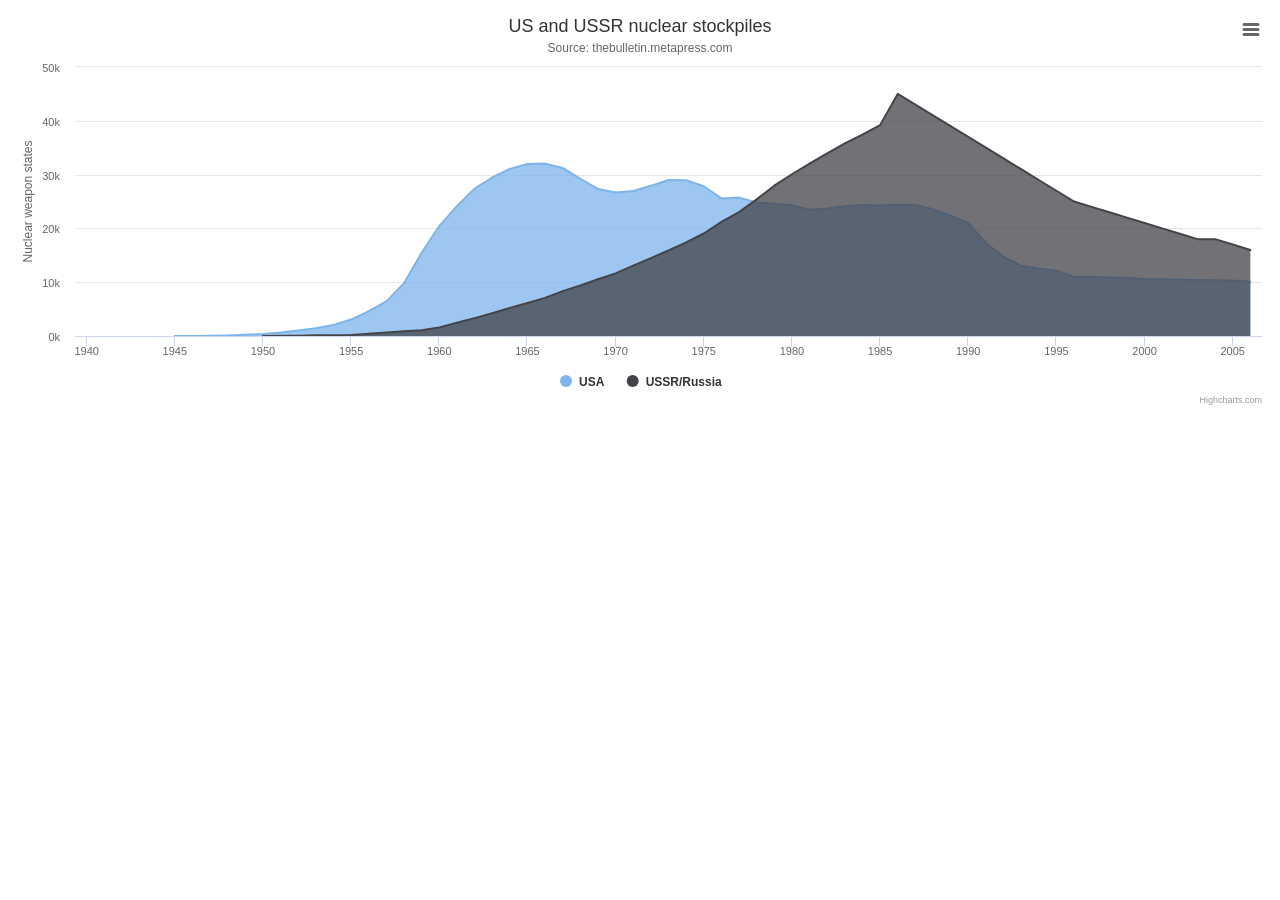
<file: static/Highcharts-6.0.3/examples/area-basic/index.htm>
<!DOCTYPE HTML>
<html>
	<head>
		<meta http-equiv="Content-Type" content="text/html; charset=utf-8">
		<title>Highcharts Example</title>

		<style type="text/css">

		</style>
	</head>
	<body>
<script src="../../code/highcharts.js"></script>
<script src="../../code/modules/exporting.js"></script>

<div id="container" style="min-width: 310px; height: 400px; margin: 0 auto"></div>



		<script type="text/javascript">

Highcharts.chart('container', {
    chart: {
        type: 'area'
    },
    title: {
        text: 'US and USSR nuclear stockpiles'
    },
    subtitle: {
        text: 'Source: <a href="http://thebulletin.metapress.com/content/c4120650912x74k7/fulltext.pdf">' +
            'thebulletin.metapress.com</a>'
    },
    xAxis: {
        allowDecimals: false,
        labels: {
            formatter: function () {
                return this.value; // clean, unformatted number for year
            }
        }
    },
    yAxis: {
        title: {
            text: 'Nuclear weapon states'
        },
        labels: {
            formatter: function () {
                return this.value / 1000 + 'k';
            }
        }
    },
    tooltip: {
        pointFormat: '{series.name} produced <b>{point.y:,.0f}</b><br/>warheads in {point.x}'
    },
    plotOptions: {
        area: {
            pointStart: 1940,
            marker: {
                enabled: false,
                symbol: 'circle',
                radius: 2,
                states: {
                    hover: {
                        enabled: true
                    }
                }
            }
        }
    },
    series: [{
        name: 'USA',
        data: [null, null, null, null, null, 6, 11, 32, 110, 235, 369, 640,
            1005, 1436, 2063, 3057, 4618, 6444, 9822, 15468, 20434, 24126,
            27387, 29459, 31056, 31982, 32040, 31233, 29224, 27342, 26662,
            26956, 27912, 28999, 28965, 27826, 25579, 25722, 24826, 24605,
            24304, 23464, 23708, 24099, 24357, 24237, 24401, 24344, 23586,
            22380, 21004, 17287, 14747, 13076, 12555, 12144, 11009, 10950,
            10871, 10824, 10577, 10527, 10475, 10421, 10358, 10295, 10104]
    }, {
        name: 'USSR/Russia',
        data: [null, null, null, null, null, null, null, null, null, null,
            5, 25, 50, 120, 150, 200, 426, 660, 869, 1060, 1605, 2471, 3322,
            4238, 5221, 6129, 7089, 8339, 9399, 10538, 11643, 13092, 14478,
            15915, 17385, 19055, 21205, 23044, 25393, 27935, 30062, 32049,
            33952, 35804, 37431, 39197, 45000, 43000, 41000, 39000, 37000,
            35000, 33000, 31000, 29000, 27000, 25000, 24000, 23000, 22000,
            21000, 20000, 19000, 18000, 18000, 17000, 16000]
    }]
});
		</script>
	</body>
</html>
</file>
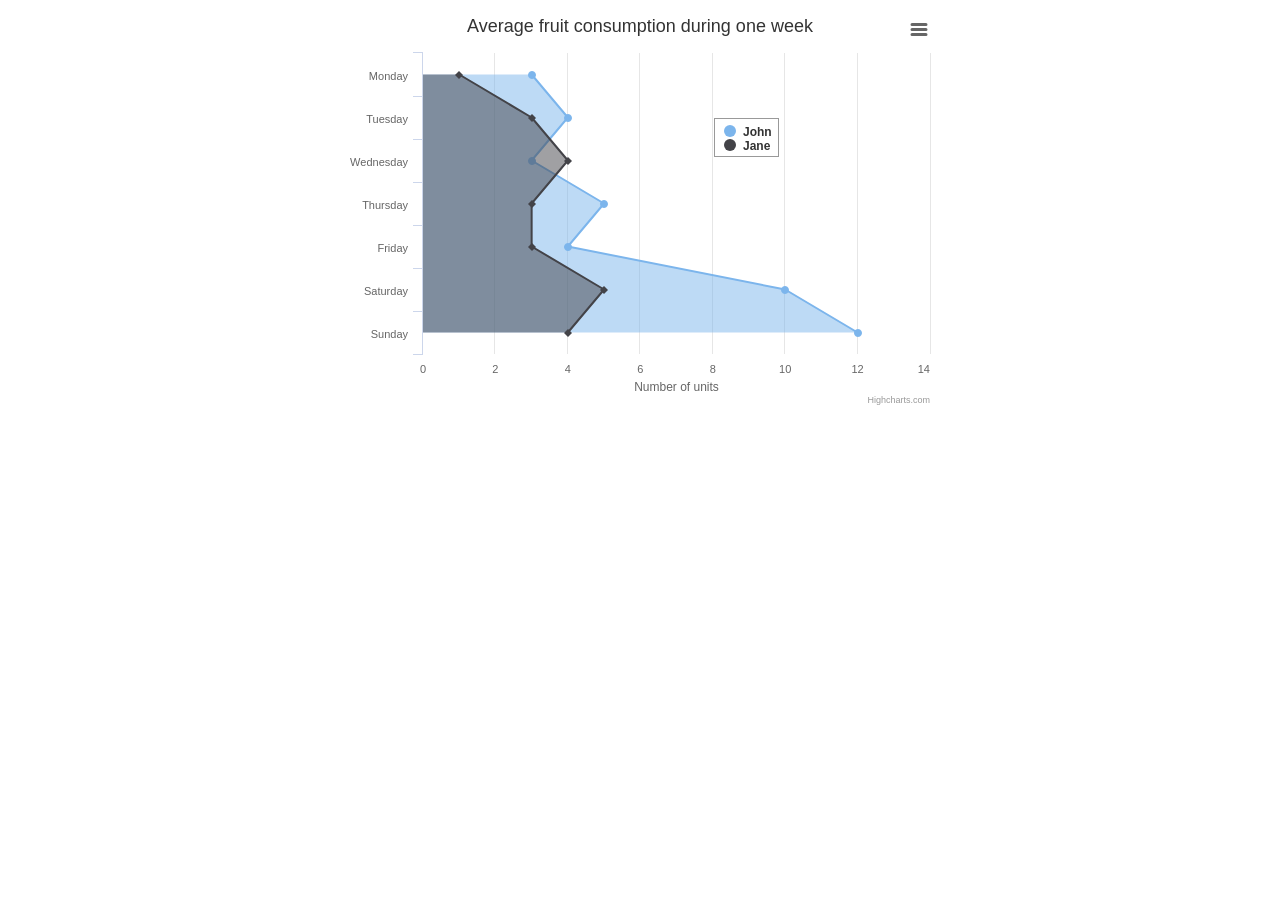
<file: static/Highcharts-6.0.3/examples/area-inverted/index.htm>
<!DOCTYPE HTML>
<html>
	<head>
		<meta http-equiv="Content-Type" content="text/html; charset=utf-8">
		<title>Highcharts Example</title>

		<style type="text/css">

		</style>
	</head>
	<body>
<script src="../../code/highcharts.js"></script>
<script src="../../code/modules/exporting.js"></script>

<div id="container" style="min-width: 310px; height: 400px; max-width: 600px; margin: 0 auto"></div>



		<script type="text/javascript">

Highcharts.chart('container', {
    chart: {
        type: 'area',
        inverted: true
    },
    title: {
        text: 'Average fruit consumption during one week'
    },
    subtitle: {
        style: {
            position: 'absolute',
            right: '0px',
            bottom: '10px'
        }
    },
    legend: {
        layout: 'vertical',
        align: 'right',
        verticalAlign: 'top',
        x: -150,
        y: 100,
        floating: true,
        borderWidth: 1,
        backgroundColor: (Highcharts.theme && Highcharts.theme.legendBackgroundColor) || '#FFFFFF'
    },
    xAxis: {
        categories: [
            'Monday',
            'Tuesday',
            'Wednesday',
            'Thursday',
            'Friday',
            'Saturday',
            'Sunday'
        ]
    },
    yAxis: {
        title: {
            text: 'Number of units'
        },
        labels: {
            formatter: function () {
                return this.value;
            }
        },
        min: 0
    },
    plotOptions: {
        area: {
            fillOpacity: 0.5
        }
    },
    series: [{
        name: 'John',
        data: [3, 4, 3, 5, 4, 10, 12]
    }, {
        name: 'Jane',
        data: [1, 3, 4, 3, 3, 5, 4]
    }]
});
		</script>
	</body>
</html>
</file>
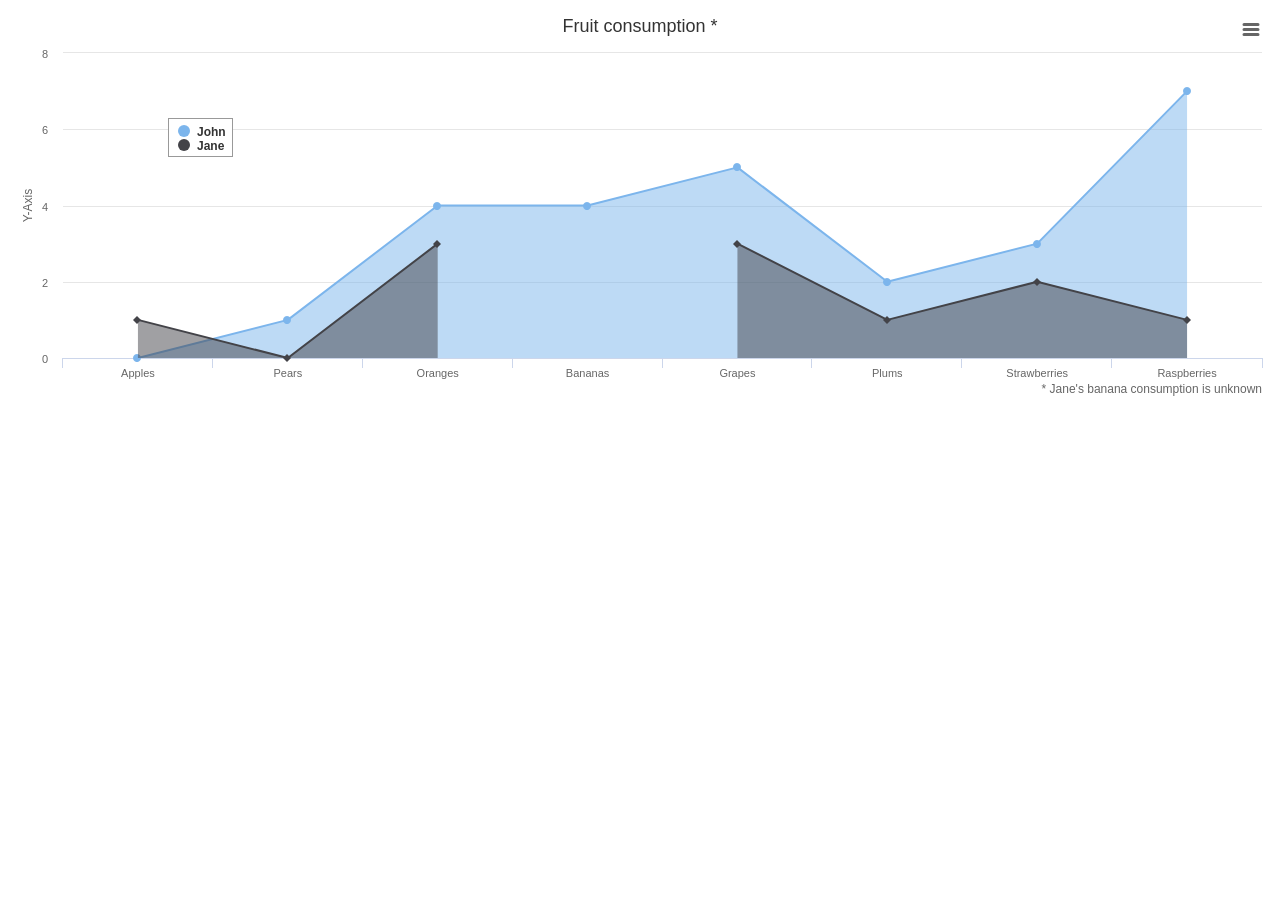
<file: static/Highcharts-6.0.3/examples/area-missing/index.htm>
<!DOCTYPE HTML>
<html>
	<head>
		<meta http-equiv="Content-Type" content="text/html; charset=utf-8">
		<title>Highcharts Example</title>

		<style type="text/css">

		</style>
	</head>
	<body>
<script src="../../code/highcharts.js"></script>
<script src="../../code/modules/exporting.js"></script>

<div id="container" style="min-width: 310px; height: 400px; margin: 0 auto"></div>



		<script type="text/javascript">

Highcharts.chart('container', {
    chart: {
        type: 'area',
        spacingBottom: 30
    },
    title: {
        text: 'Fruit consumption *'
    },
    subtitle: {
        text: '* Jane\'s banana consumption is unknown',
        floating: true,
        align: 'right',
        verticalAlign: 'bottom',
        y: 15
    },
    legend: {
        layout: 'vertical',
        align: 'left',
        verticalAlign: 'top',
        x: 150,
        y: 100,
        floating: true,
        borderWidth: 1,
        backgroundColor: (Highcharts.theme && Highcharts.theme.legendBackgroundColor) || '#FFFFFF'
    },
    xAxis: {
        categories: ['Apples', 'Pears', 'Oranges', 'Bananas', 'Grapes', 'Plums', 'Strawberries', 'Raspberries']
    },
    yAxis: {
        title: {
            text: 'Y-Axis'
        },
        labels: {
            formatter: function () {
                return this.value;
            }
        }
    },
    tooltip: {
        formatter: function () {
            return '<b>' + this.series.name + '</b><br/>' +
                this.x + ': ' + this.y;
        }
    },
    plotOptions: {
        area: {
            fillOpacity: 0.5
        }
    },
    credits: {
        enabled: false
    },
    series: [{
        name: 'John',
        data: [0, 1, 4, 4, 5, 2, 3, 7]
    }, {
        name: 'Jane',
        data: [1, 0, 3, null, 3, 1, 2, 1]
    }]
});
		</script>
	</body>
</html>
</file>
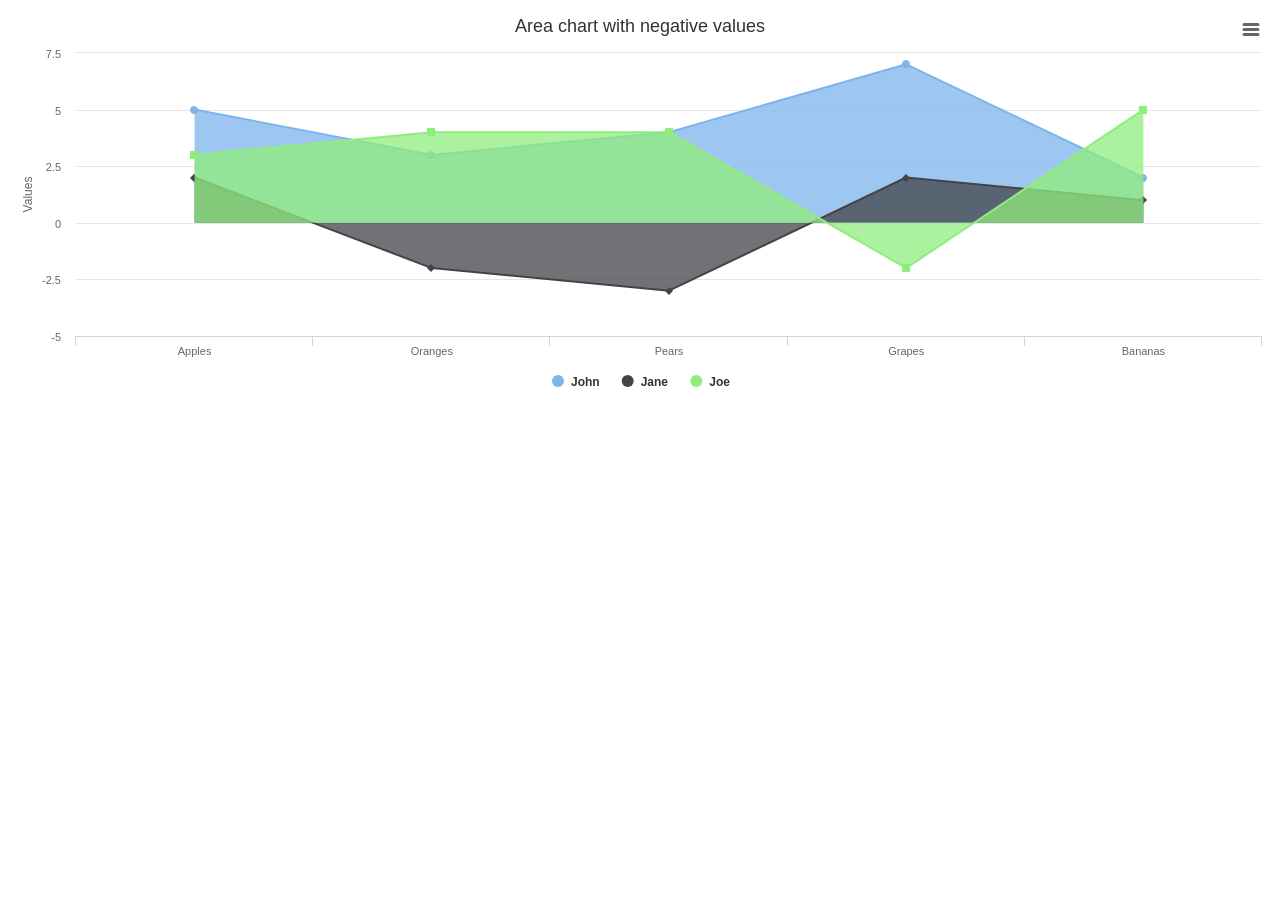
<file: static/Highcharts-6.0.3/examples/area-negative/index.htm>
<!DOCTYPE HTML>
<html>
	<head>
		<meta http-equiv="Content-Type" content="text/html; charset=utf-8">
		<title>Highcharts Example</title>

		<style type="text/css">

		</style>
	</head>
	<body>
<script src="../../code/highcharts.js"></script>
<script src="../../code/modules/exporting.js"></script>

<div id="container" style="min-width: 310px; height: 400px; margin: 0 auto"></div>



		<script type="text/javascript">

Highcharts.chart('container', {
    chart: {
        type: 'area'
    },
    title: {
        text: 'Area chart with negative values'
    },
    xAxis: {
        categories: ['Apples', 'Oranges', 'Pears', 'Grapes', 'Bananas']
    },
    credits: {
        enabled: false
    },
    series: [{
        name: 'John',
        data: [5, 3, 4, 7, 2]
    }, {
        name: 'Jane',
        data: [2, -2, -3, 2, 1]
    }, {
        name: 'Joe',
        data: [3, 4, 4, -2, 5]
    }]
});
		</script>
	</body>
</html>
</file>
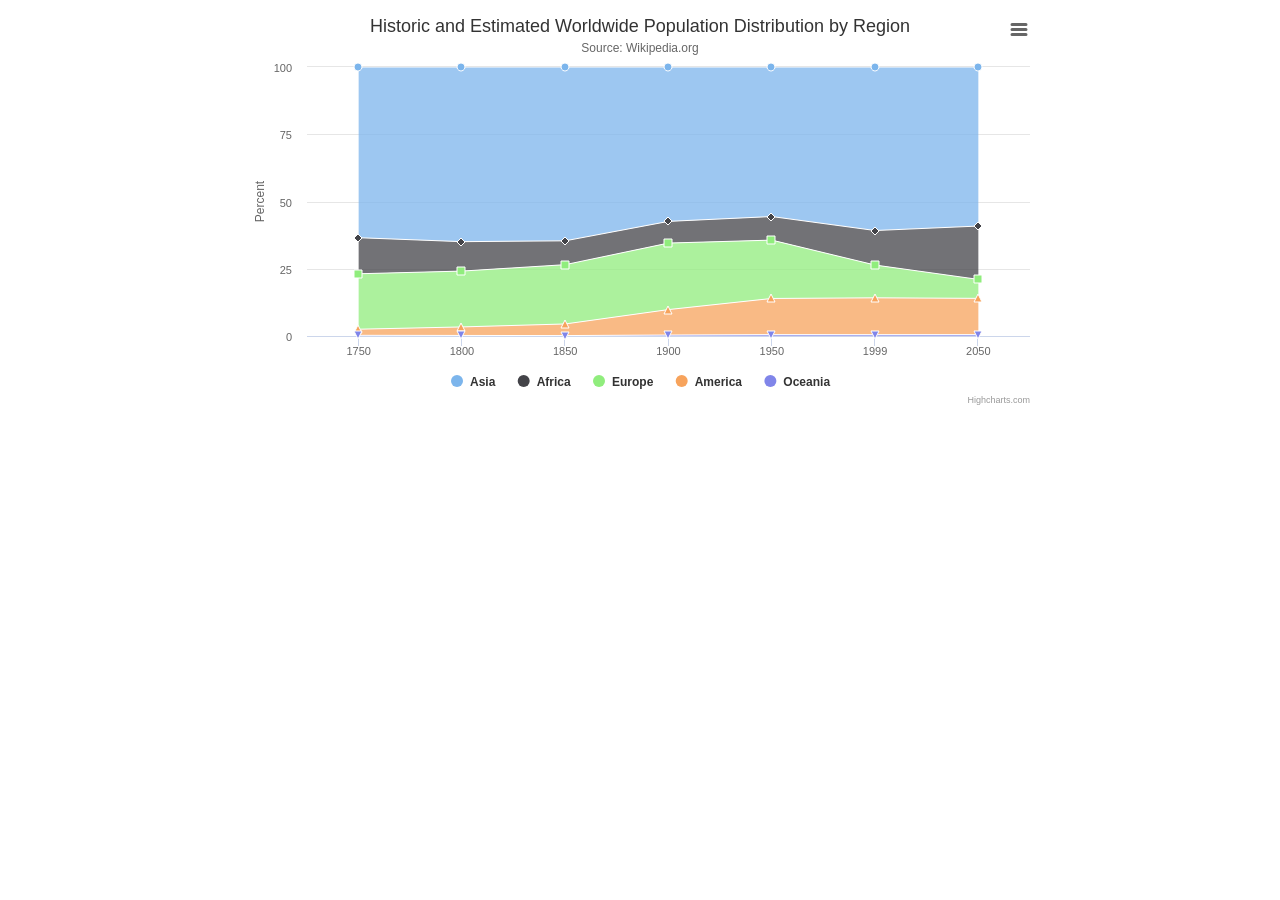
<file: static/Highcharts-6.0.3/examples/area-stacked-percent/index.htm>
<!DOCTYPE HTML>
<html>
	<head>
		<meta http-equiv="Content-Type" content="text/html; charset=utf-8">
		<title>Highcharts Example</title>

		<style type="text/css">

		</style>
	</head>
	<body>
<script src="../../code/highcharts.js"></script>
<script src="../../code/modules/series-label.js"></script>
<script src="../../code/modules/exporting.js"></script>

<div id="container" style="min-width: 310px; height: 400px; max-width: 800px; margin: 0 auto"></div>



		<script type="text/javascript">

Highcharts.chart('container', {
    chart: {
        type: 'area'
    },
    title: {
        text: 'Historic and Estimated Worldwide Population Distribution by Region'
    },
    subtitle: {
        text: 'Source: Wikipedia.org'
    },
    xAxis: {
        categories: ['1750', '1800', '1850', '1900', '1950', '1999', '2050'],
        tickmarkPlacement: 'on',
        title: {
            enabled: false
        }
    },
    yAxis: {
        title: {
            text: 'Percent'
        }
    },
    tooltip: {
        pointFormat: '<span style="color:{series.color}">{series.name}</span>: <b>{point.percentage:.1f}%</b> ({point.y:,.0f} millions)<br/>',
        split: true
    },
    plotOptions: {
        area: {
            stacking: 'percent',
            lineColor: '#ffffff',
            lineWidth: 1,
            marker: {
                lineWidth: 1,
                lineColor: '#ffffff'
            }
        }
    },
    series: [{
        name: 'Asia',
        data: [502, 635, 809, 947, 1402, 3634, 5268]
    }, {
        name: 'Africa',
        data: [106, 107, 111, 133, 221, 767, 1766]
    }, {
        name: 'Europe',
        data: [163, 203, 276, 408, 547, 729, 628]
    }, {
        name: 'America',
        data: [18, 31, 54, 156, 339, 818, 1201]
    }, {
        name: 'Oceania',
        data: [2, 2, 2, 6, 13, 30, 46]
    }]
});
		</script>
	</body>
</html>
</file>
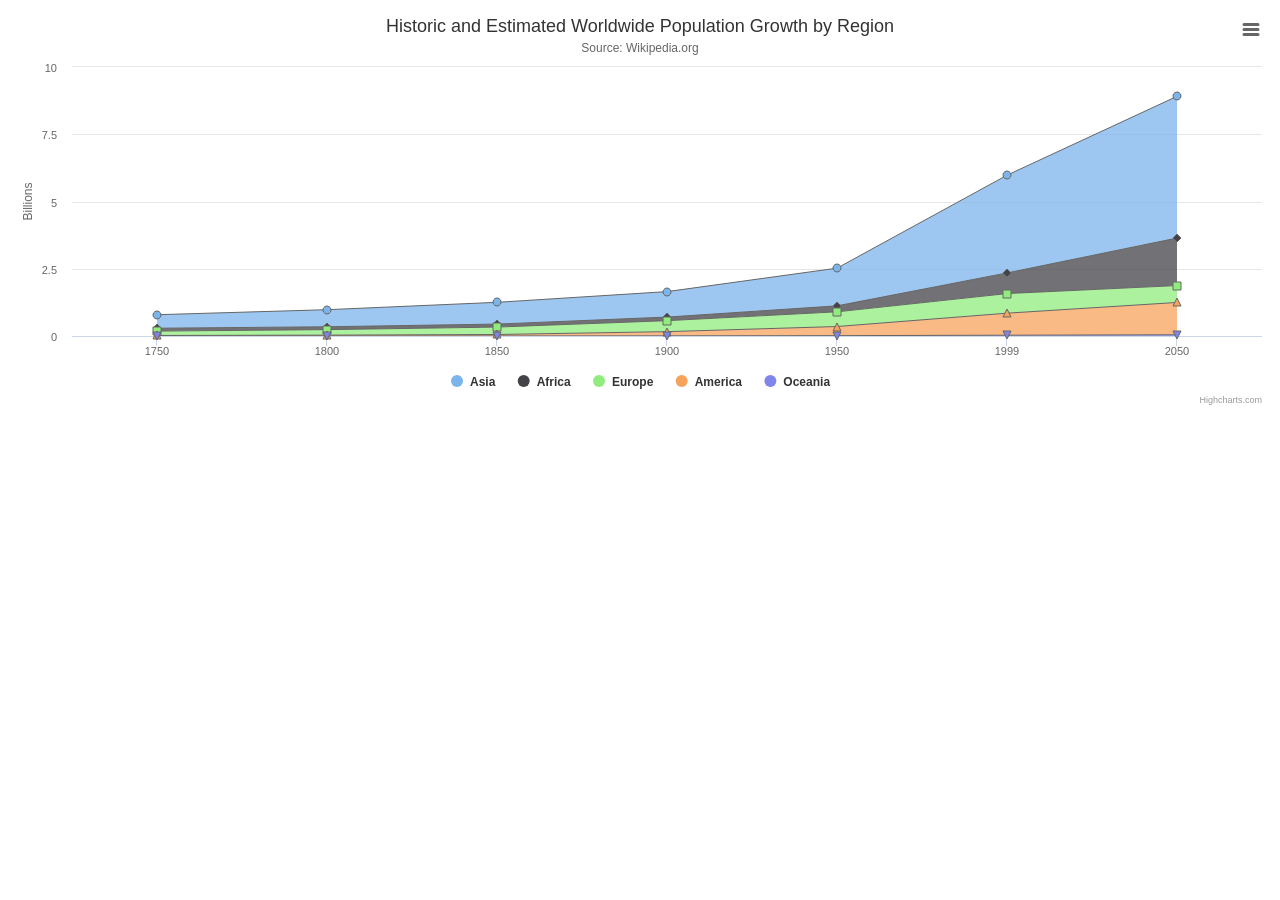
<file: static/Highcharts-6.0.3/examples/area-stacked/index.htm>
<!DOCTYPE HTML>
<html>
	<head>
		<meta http-equiv="Content-Type" content="text/html; charset=utf-8">
		<title>Highcharts Example</title>

		<style type="text/css">

		</style>
	</head>
	<body>
<script src="../../code/highcharts.js"></script>
<script src="../../code/modules/exporting.js"></script>

<div id="container" style="min-width: 310px; height: 400px; margin: 0 auto"></div>



		<script type="text/javascript">

Highcharts.chart('container', {
    chart: {
        type: 'area'
    },
    title: {
        text: 'Historic and Estimated Worldwide Population Growth by Region'
    },
    subtitle: {
        text: 'Source: Wikipedia.org'
    },
    xAxis: {
        categories: ['1750', '1800', '1850', '1900', '1950', '1999', '2050'],
        tickmarkPlacement: 'on',
        title: {
            enabled: false
        }
    },
    yAxis: {
        title: {
            text: 'Billions'
        },
        labels: {
            formatter: function () {
                return this.value / 1000;
            }
        }
    },
    tooltip: {
        split: true,
        valueSuffix: ' millions'
    },
    plotOptions: {
        area: {
            stacking: 'normal',
            lineColor: '#666666',
            lineWidth: 1,
            marker: {
                lineWidth: 1,
                lineColor: '#666666'
            }
        }
    },
    series: [{
        name: 'Asia',
        data: [502, 635, 809, 947, 1402, 3634, 5268]
    }, {
        name: 'Africa',
        data: [106, 107, 111, 133, 221, 767, 1766]
    }, {
        name: 'Europe',
        data: [163, 203, 276, 408, 547, 729, 628]
    }, {
        name: 'America',
        data: [18, 31, 54, 156, 339, 818, 1201]
    }, {
        name: 'Oceania',
        data: [2, 2, 2, 6, 13, 30, 46]
    }]
});
		</script>
	</body>
</html>
</file>
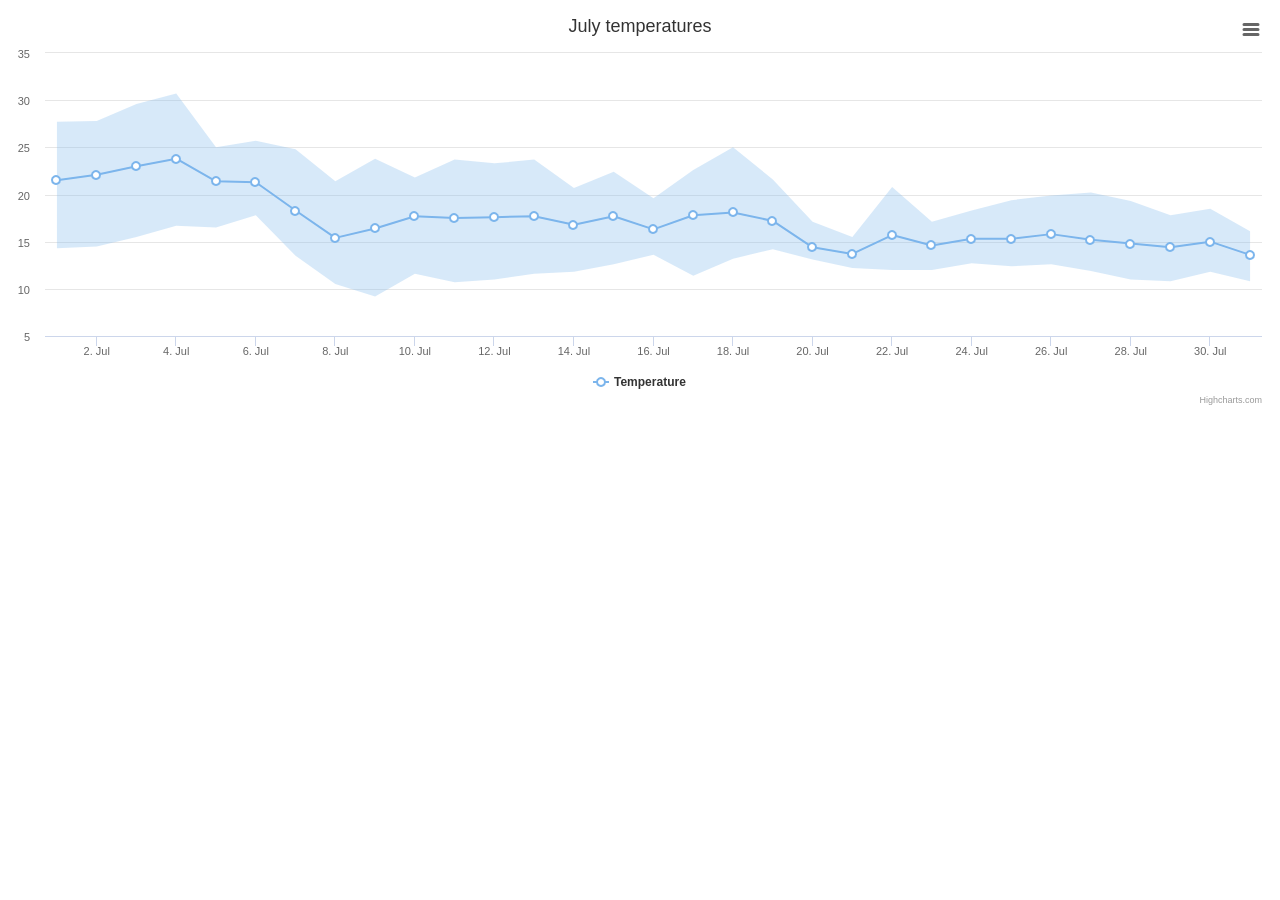
<file: static/Highcharts-6.0.3/examples/arearange-line/index.htm>
<!DOCTYPE HTML>
<html>
	<head>
		<meta http-equiv="Content-Type" content="text/html; charset=utf-8">
		<title>Highcharts Example</title>

		<style type="text/css">

		</style>
	</head>
	<body>
<script src="../../code/highcharts.js"></script>
<script src="../../code/highcharts-more.js"></script>
<script src="../../code/modules/exporting.js"></script>

<div id="container" style="min-width: 310px; height: 400px; margin: 0 auto"></div>



		<script type="text/javascript">


var ranges = [
        [1246406400000, 14.3, 27.7],
        [1246492800000, 14.5, 27.8],
        [1246579200000, 15.5, 29.6],
        [1246665600000, 16.7, 30.7],
        [1246752000000, 16.5, 25.0],
        [1246838400000, 17.8, 25.7],
        [1246924800000, 13.5, 24.8],
        [1247011200000, 10.5, 21.4],
        [1247097600000, 9.2, 23.8],
        [1247184000000, 11.6, 21.8],
        [1247270400000, 10.7, 23.7],
        [1247356800000, 11.0, 23.3],
        [1247443200000, 11.6, 23.7],
        [1247529600000, 11.8, 20.7],
        [1247616000000, 12.6, 22.4],
        [1247702400000, 13.6, 19.6],
        [1247788800000, 11.4, 22.6],
        [1247875200000, 13.2, 25.0],
        [1247961600000, 14.2, 21.6],
        [1248048000000, 13.1, 17.1],
        [1248134400000, 12.2, 15.5],
        [1248220800000, 12.0, 20.8],
        [1248307200000, 12.0, 17.1],
        [1248393600000, 12.7, 18.3],
        [1248480000000, 12.4, 19.4],
        [1248566400000, 12.6, 19.9],
        [1248652800000, 11.9, 20.2],
        [1248739200000, 11.0, 19.3],
        [1248825600000, 10.8, 17.8],
        [1248912000000, 11.8, 18.5],
        [1248998400000, 10.8, 16.1]
    ],
    averages = [
        [1246406400000, 21.5],
        [1246492800000, 22.1],
        [1246579200000, 23],
        [1246665600000, 23.8],
        [1246752000000, 21.4],
        [1246838400000, 21.3],
        [1246924800000, 18.3],
        [1247011200000, 15.4],
        [1247097600000, 16.4],
        [1247184000000, 17.7],
        [1247270400000, 17.5],
        [1247356800000, 17.6],
        [1247443200000, 17.7],
        [1247529600000, 16.8],
        [1247616000000, 17.7],
        [1247702400000, 16.3],
        [1247788800000, 17.8],
        [1247875200000, 18.1],
        [1247961600000, 17.2],
        [1248048000000, 14.4],
        [1248134400000, 13.7],
        [1248220800000, 15.7],
        [1248307200000, 14.6],
        [1248393600000, 15.3],
        [1248480000000, 15.3],
        [1248566400000, 15.8],
        [1248652800000, 15.2],
        [1248739200000, 14.8],
        [1248825600000, 14.4],
        [1248912000000, 15],
        [1248998400000, 13.6]
    ];


Highcharts.chart('container', {

    title: {
        text: 'July temperatures'
    },

    xAxis: {
        type: 'datetime'
    },

    yAxis: {
        title: {
            text: null
        }
    },

    tooltip: {
        crosshairs: true,
        shared: true,
        valueSuffix: '°C'
    },

    legend: {
    },

    series: [{
        name: 'Temperature',
        data: averages,
        zIndex: 1,
        marker: {
            fillColor: 'white',
            lineWidth: 2,
            lineColor: Highcharts.getOptions().colors[0]
        }
    }, {
        name: 'Range',
        data: ranges,
        type: 'arearange',
        lineWidth: 0,
        linkedTo: ':previous',
        color: Highcharts.getOptions().colors[0],
        fillOpacity: 0.3,
        zIndex: 0,
        marker: {
            enabled: false
        }
    }]
});
		</script>
	</body>
</html>
</file>
